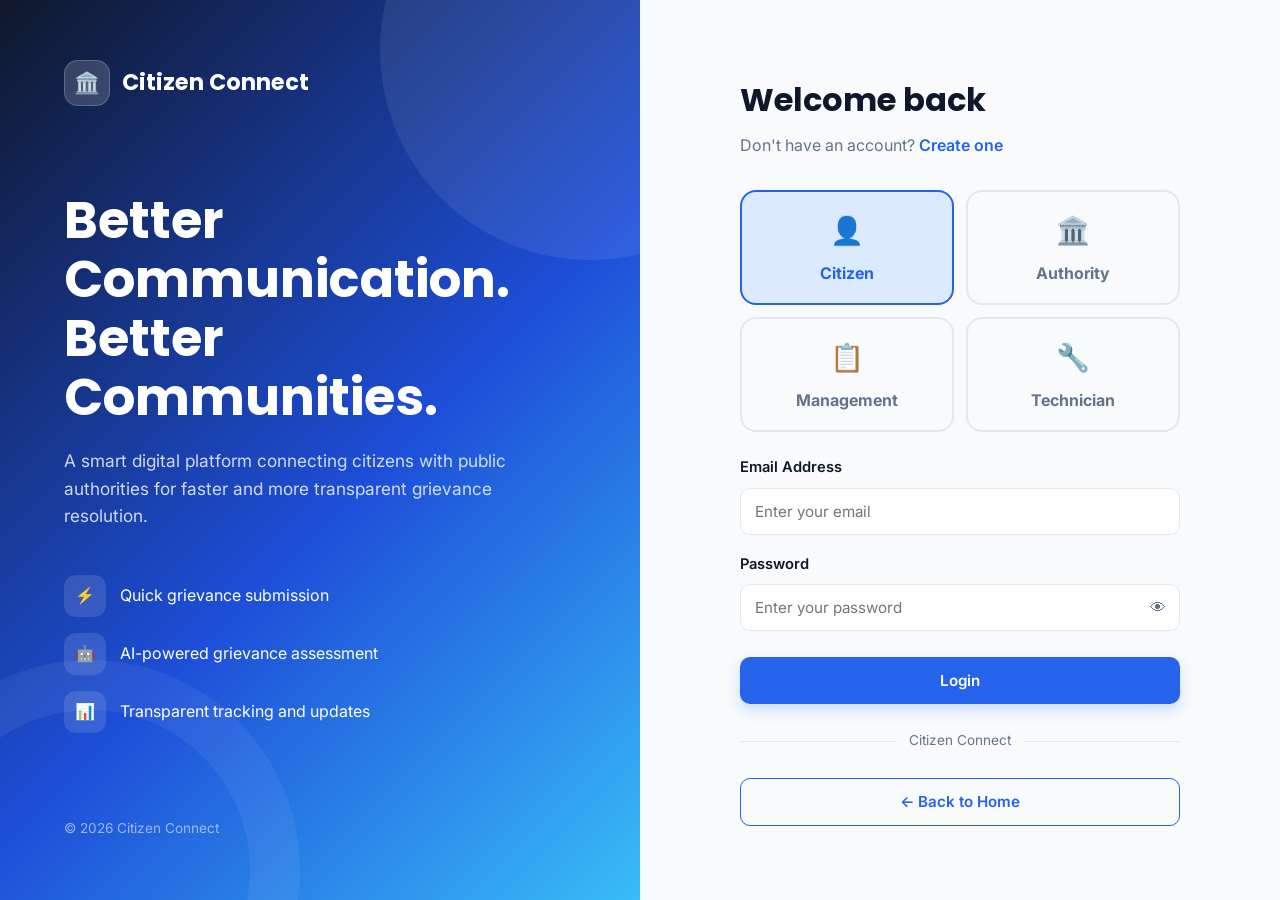
<file: Citizen-Connect/frontend/index.html>
<!DOCTYPE html>
<html lang="en">

<head>

    <meta charset="UTF-8">

    <meta
        name="viewport"
        content="width=device-width, initial-scale=1.0"
    >

    <title>Citizen Connect | Home</title>

    <link rel="stylesheet" href="css/style.css">

</head>


<body>


    <!-- =====================================
         NAVBAR
    ====================================== -->

    <nav class="navbar">

        <a href="index.html" class="logo">

            <div class="logo-icon">
                🏛️
            </div>

            <span>Citizen Connect</span>

        </a>


        <div class="nav-links">

            <a
                href="index.html"
                class="active"
            >
                Home
            </a>

            <a
                href="citizen-dashboard.html"
                id="dashboardNavLink"
            >
                My Dashboard
            </a>

            <a href="submit.html">
                Submit Grievance
            </a>

            <a href="track.html">
                Track Status
            </a>

        </div>


        <div class="nav-actions">

            <span
                id="userName"
                style="
                    font-weight: 600;
                    color: var(--text-secondary);
                "
            >
                Loading...
            </span>


            <button
                id="logoutButton"
                class="btn btn-outline"
            >
                Logout
            </button>

        </div>

    </nav>



    <!-- =====================================
         HERO SECTION
    ====================================== -->

    <section
        style="
            padding: 75px 0;
            background:
                linear-gradient(
                    135deg,
                    #eff6ff,
                    #f8fafc 55%,
                    #e0f2fe
                );
        "
    >

        <div class="container">

            <div
                class="grid grid-2"
                style="
                    align-items: center;
                    gap: 60px;
                "
            >


                <!-- HERO CONTENT -->

                <div>

                    <div
                        class="badge badge-progress"
                        style="
                            margin-bottom: 18px;
                        "
                    >
                        ✨ Smart Citizen Engagement Platform
                    </div>


                    <h1
                        style="
                            font-family: 'Poppins', sans-serif;
                            font-size: clamp(2.5rem, 5vw, 4.5rem);
                            line-height: 1.1;
                            margin-bottom: 22px;
                        "
                    >

                        Your Voice Can
                        <span
                            style="
                                color: var(--primary);
                            "
                        >
                            Make a Difference.
                        </span>

                    </h1>


                    <p
                        style="
                            color: var(--text-secondary);
                            font-size: 1.1rem;
                            max-width: 600px;
                            margin-bottom: 30px;
                        "
                    >

                        Report public issues, track their progress,
                        and stay connected with the authorities
                        responsible for improving your community.

                    </p>


                    <div
                        style="
                            display: flex;
                            gap: 14px;
                            flex-wrap: wrap;
                        "
                    >

                        <a
                            href="submit.html"
                            class="btn btn-primary"
                            style="
                                padding: 14px 24px;
                            "
                        >
                            📝 Submit Grievance
                        </a>


                        <a
                            href="track.html"
                            class="btn btn-outline"
                            style="
                                padding: 14px 24px;
                            "
                        >
                            🔍 Track Grievance
                        </a>

                    </div>

                </div>



                <!-- HERO CARD -->

                <div
                    class="card"
                    style="
                        padding: 32px;
                        position: relative;
                    "
                >

                    <div
                        style="
                            display: flex;
                            justify-content: space-between;
                            align-items: center;
                            margin-bottom: 25px;
                        "
                    >

                        <div>

                            <p
                                style="
                                    color: var(--text-secondary);
                                    font-size: 0.9rem;
                                "
                            >
                                Citizen Connect

                            </p>

                            <h2
                                style="
                                    font-family: 'Poppins', sans-serif;
                                "
                            >
                                Quick Overview

                            </h2>

                        </div>


                        <div
                            class="logo-icon"
                        >
                            📊
                        </div>

                    </div>


                    <div
                        class="grid grid-2"
                    >


                        <div
                            style="
                                padding: 18px;
                                background: #eff6ff;
                                border-radius: 14px;
                            "
                        >

                            <div
                                style="
                                    font-size: 1.7rem;
                                "
                            >
                                📝
                            </div>

                            <h3
                                style="
                                    margin-top: 8px;
                                "
                            >
                                Easy Reporting
                            </h3>

                            <p
                                style="
                                    color: var(--text-secondary);
                                    font-size: 0.88rem;
                                "
                            >
                                Submit issues in minutes.

                            </p>

                        </div>


                        <div
                            style="
                                padding: 18px;
                                background: #f0fdf4;
                                border-radius: 14px;
                            "
                        >

                            <div
                                style="
                                    font-size: 1.7rem;
                                "
                            >
                                🤖
                            </div>

                            <h3
                                style="
                                    margin-top: 8px;
                                "
                            >
                                AI Assessment
                            </h3>

                            <p
                                style="
                                    color: var(--text-secondary);
                                    font-size: 0.88rem;
                                "
                            >
                                Smart categorization.

                            </p>

                        </div>


                        <div
                            style="
                                padding: 18px;
                                background: #fff7ed;
                                border-radius: 14px;
                            "
                        >

                            <div
                                style="
                                    font-size: 1.7rem;
                                "
                            >
                                🔍
                            </div>

                            <h3
                                style="
                                    margin-top: 8px;
                                "
                            >
                                Track Progress
                            </h3>

                            <p
                                style="
                                    color: var(--text-secondary);
                                    font-size: 0.88rem;
                                "
                            >
                                Stay updated.

                            </p>

                        </div>


                        <div
                            style="
                                padding: 18px;
                                background: #faf5ff;
                                border-radius: 14px;
                            "
                        >

                            <div
                                style="
                                    font-size: 1.7rem;
                                "
                            >
                                🏛️
                            </div>

                            <h3
                                style="
                                    margin-top: 8px;
                                "
                            >
                                Authorities
                            </h3>

                            <p
                                style="
                                    color: var(--text-secondary);
                                    font-size: 0.88rem;
                                "
                            >
                                Connected directly.

                            </p>

                        </div>

                    </div>

                </div>

            </div>

        </div>

    </section>



    <!-- =====================================
         QUICK ACTIONS
    ====================================== -->

    <section
        style="
            padding: 80px 0;
        "
    >

        <div class="container">


            <div
                style="
                    text-align: center;
                    max-width: 650px;
                    margin: 0 auto 45px;
                "
            >

                <span
                    class="badge badge-progress"
                >
                    QUICK ACTIONS
                </span>


                <h2
                    style="
                        font-family: 'Poppins', sans-serif;
                        font-size: 2.2rem;
                        margin: 15px 0;
                    "
                >
                    What would you like to do?
                </h2>


                <p
                    style="
                        color: var(--text-secondary);
                    "
                >
                    Access the main features of Citizen Connect.

                </p>

            </div>



            <div class="grid grid-3">


                <!-- SUBMIT -->

                <a
                    href="submit.html"
                    class="card"
                    style="
                        text-decoration: none;
                        color: inherit;
                        text-align: center;
                        padding: 35px 25px;
                    "
                >

                    <div
                        style="
                            font-size: 2.7rem;
                            margin-bottom: 16px;
                        "
                    >
                        📝
                    </div>


                    <h3
                        style="
                            font-family: 'Poppins', sans-serif;
                            margin-bottom: 10px;
                        "
                    >
                        Submit Grievance
                    </h3>


                    <p
                        style="
                            color: var(--text-secondary);
                        "
                    >
                        Report a public issue or problem
                        in your area.

                    </p>

                </a>



                <!-- TRACK -->

                <a
                    href="track.html"
                    class="card"
                    style="
                        text-decoration: none;
                        color: inherit;
                        text-align: center;
                        padding: 35px 25px;
                    "
                >

                    <div
                        style="
                            font-size: 2.7rem;
                            margin-bottom: 16px;
                        "
                    >
                        🔍
                    </div>


                    <h3
                        style="
                            font-family: 'Poppins', sans-serif;
                            margin-bottom: 10px;
                        "
                    >
                        Track Status
                    </h3>


                    <p
                        style="
                            color: var(--text-secondary);
                        "
                    >
                        Check the progress of your
                        submitted grievances.

                    </p>

                </a>



                <!-- HOW IT WORKS -->

                <a
                    href="#how-it-works"
                    class="card"
                    style="
                        text-decoration: none;
                        color: inherit;
                        text-align: center;
                        padding: 35px 25px;
                    "
                >

                    <div
                        style="
                            font-size: 2.7rem;
                            margin-bottom: 16px;
                        "
                    >
                        💡
                    </div>


                    <h3
                        style="
                            font-family: 'Poppins', sans-serif;
                            margin-bottom: 10px;
                        "
                    >
                        How It Works
                    </h3>


                    <p
                        style="
                            color: var(--text-secondary);
                        "
                    >
                        Learn how Citizen Connect
                        handles your grievance.

                    </p>

                </a>

            </div>

        </div>

    </section>



    <!-- =====================================
         HOW IT WORKS
    ====================================== -->

    <section
        id="how-it-works"
        style="
            padding: 80px 0;
            background: white;
            border-top: 1px solid var(--border);
        "
    >

        <div class="container">


            <div
                style="
                    text-align: center;
                    margin-bottom: 55px;
                "
            >

                <span class="badge badge-progress">
                    SIMPLE PROCESS
                </span>


                <h2
                    style="
                        font-family: 'Poppins', sans-serif;
                        font-size: 2.2rem;
                        margin-top: 15px;
                    "
                >
                    From Problem to Resolution
                </h2>

            </div>



            <div class="grid grid-4">


                <div
                    style="
                        text-align: center;
                        padding: 20px;
                    "
                >

                    <div
                        style="
                            width: 60px;
                            height: 60px;
                            margin: 0 auto 18px;
                            border-radius: 50%;
                            background: var(--primary-light);
                            display: grid;
                            place-items: center;
                            font-size: 1.4rem;
                            font-weight: bold;
                            color: var(--primary);
                        "
                    >
                        1
                    </div>

                    <h3>
                        Submit
                    </h3>

                    <p
                        style="
                            color: var(--text-secondary);
                            font-size: 0.9rem;
                            margin-top: 8px;
                        "
                    >
                        Describe the issue.

                    </p>

                </div>


                <div
                    style="
                        text-align: center;
                        padding: 20px;
                    "
                >

                    <div
                        style="
                            width: 60px;
                            height: 60px;
                            margin: 0 auto 18px;
                            border-radius: 50%;
                            background: var(--primary-light);
                            display: grid;
                            place-items: center;
                            font-size: 1.4rem;
                            font-weight: bold;
                            color: var(--primary);
                        "
                    >
                        2
                    </div>

                    <h3>
                        AI Analysis
                    </h3>

                    <p
                        style="
                            color: var(--text-secondary);
                            font-size: 0.9rem;
                            margin-top: 8px;
                        "
                    >
                        Smart categorization.

                    </p>

                </div>


                <div
                    style="
                        text-align: center;
                        padding: 20px;
                    "
                >

                    <div
                        style="
                            width: 60px;
                            height: 60px;
                            margin: 0 auto 18px;
                            border-radius: 50%;
                            background: var(--primary-light);
                            display: grid;
                            place-items: center;
                            font-size: 1.4rem;
                            font-weight: bold;
                            color: var(--primary);
                        "
                    >
                        3
                    </div>

                    <h3>
                        Authority Review
                    </h3>

                    <p
                        style="
                            color: var(--text-secondary);
                            font-size: 0.9rem;
                            margin-top: 8px;
                        "
                    >
                        Sent to the department.

                    </p>

                </div>


                <div
                    style="
                        text-align: center;
                        padding: 20px;
                    "
                >

                    <div
                        style="
                            width: 60px;
                            height: 60px;
                            margin: 0 auto 18px;
                            border-radius: 50%;
                            background: var(--primary-light);
                            display: grid;
                            place-items: center;
                            font-size: 1.4rem;
                            font-weight: bold;
                            color: var(--primary);
                        "
                    >
                        4
                    </div>

                    <h3>
                        Resolution
                    </h3>

                    <p
                        style="
                            color: var(--text-secondary);
                            font-size: 0.9rem;
                            margin-top: 8px;
                        "
                    >
                        Track updates and progress.

                    </p>

                </div>

            </div>

        </div>

    </section>



    <!-- =====================================
         CTA SECTION
    ====================================== -->

    <section
        style="
            padding: 80px 0;
        "
    >

        <div class="container">

            <div
                style="
                    background:
                        linear-gradient(
                            135deg,
                            var(--secondary),
                            #1e3a8a
                        );

                    color: white;

                    padding: 55px;

                    border-radius: var(--radius-lg);

                    text-align: center;
                "
            >

                <h2
                    style="
                        font-family: 'Poppins', sans-serif;
                        font-size: 2.4rem;
                        margin-bottom: 15px;
                    "
                >
                    Have an Issue to Report?
                </h2>


                <p
                    style="
                        color: #cbd5e1;
                        margin-bottom: 25px;
                    "
                >
                    Your feedback helps create a better community.

                </p>


                <a
                    href="submit.html"
                    class="btn"
                    style="
                        background: white;
                        color: var(--secondary);
                        padding: 14px 25px;
                    "
                >
                    Submit a Grievance →
                </a>

            </div>

        </div>

    </section>



    <!-- =====================================
         FOOTER
    ====================================== -->

    <footer class="footer">

        <div class="footer-content">

            <div>

                <h3>
                    🏛️ Citizen Connect
                </h3>

                <p>
                    Connecting citizens and authorities
                    for better, faster and more transparent
                    public grievance resolution.
                </p>

            </div>


            <div>

                <h3>
                    Quick Links
                </h3>

                <p>
                    Home · Submit · Track
                </p>

            </div>

        </div>


        <div class="footer-bottom">

            © 2026 Citizen Connect.
            All rights reserved.

        </div>

    </footer>


    <!-- =====================================
         JAVASCRIPT
    ====================================== -->

    <script src="js/home.js"></script>


</body>

</html>
</file>
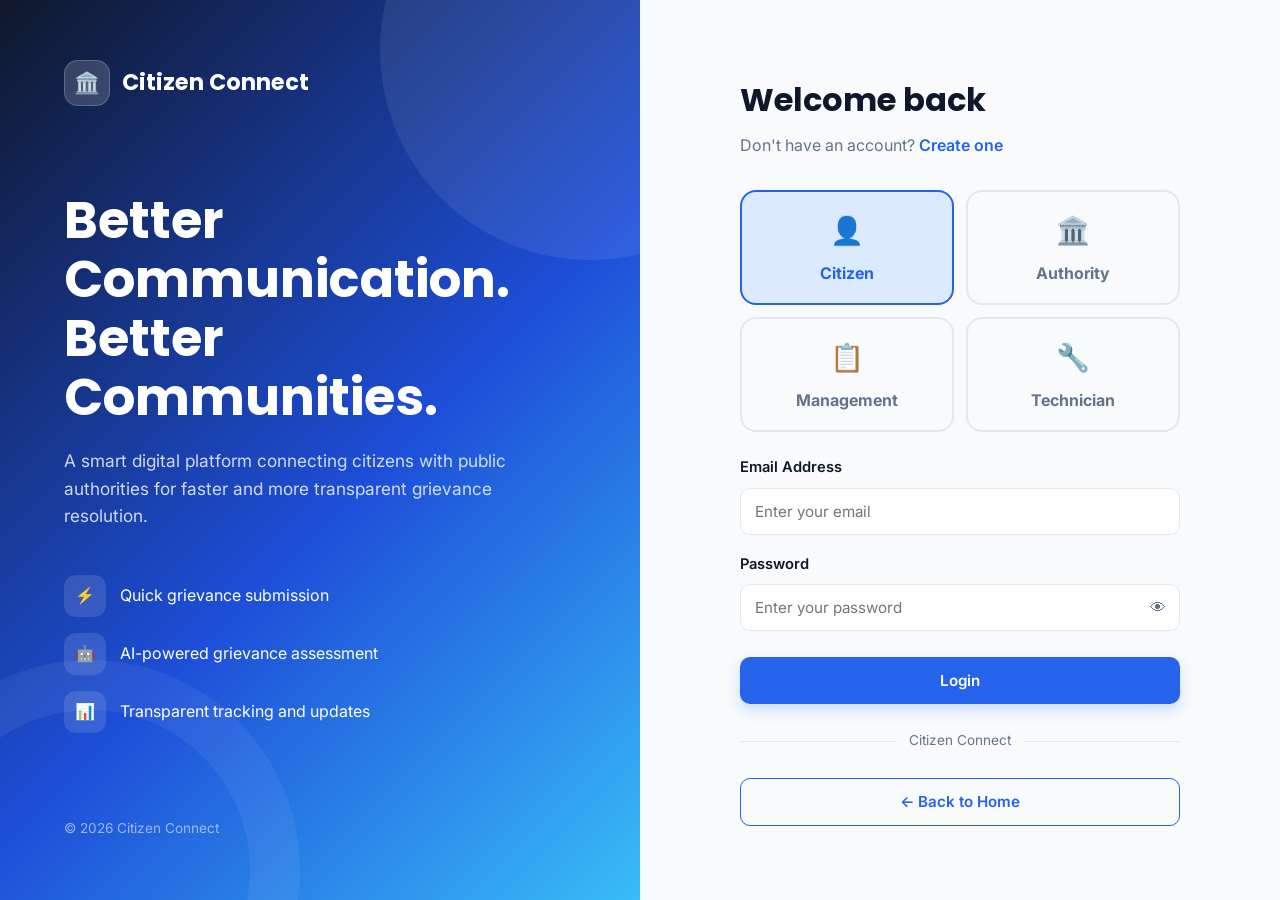
<file: Citizen-Connect/frontend/citizen-dashboard.html>
<!DOCTYPE html>
<html lang="en">

<head>

    <meta charset="UTF-8">

    <meta
        name="viewport"
        content="width=device-width, initial-scale=1.0"
    >

    <title>My Grievances | Citizen Connect</title>

    <link
        rel="stylesheet"
        href="css/style.css"
    >

</head>


<body>


<!-- ==========================================
     NAVBAR
========================================== -->

<nav class="navbar">

    <a
        href="citizen-dashboard.html"
        class="logo"
    >

        <div class="logo-icon">
            🏛️
        </div>

        <span>
            Citizen Connect
        </span>

    </a>


    <div class="nav-links">

        <a
            href="citizen-dashboard.html"
            class="active"
        >

            My Dashboard

        </a>


        <a href="submit.html">

            Submit Grievance

        </a>

    </div>


    <div class="nav-actions">

        <span
            id="userName"
            style="
                font-weight: 600;
                color: var(--text-secondary);
            "
        >

            Loading...

        </span>


        <button
            id="logoutButton"
            class="btn btn-outline"
        >

            Logout

        </button>

    </div>

</nav>



<!-- ==========================================
     HERO
========================================== -->

<section
    style="
        padding: 55px 0;
        background: linear-gradient(
            135deg,
            #eff6ff,
            #f8fafc,
            #ecfdf5
        );
    "
>

    <div class="container">


        <span class="badge badge-progress">

            👤 CITIZEN PORTAL

        </span>


        <h1
            style="
                font-family: 'Poppins', sans-serif;
                margin-top: 18px;
                font-size: clamp(2rem, 5vw, 3.3rem);
            "
        >

            My Grievances

        </h1>


        <p
            style="
                color: var(--text-secondary);
                margin-top: 12px;
                max-width: 700px;
            "
        >

            Track the status and progress of your submitted grievances.

        </p>


        <div
            style="
                margin-top: 25px;
            "
        >

            <a
                href="submit.html"
                class="btn btn-primary"
            >

                ➕ Submit New Grievance

            </a>

        </div>


    </div>

</section>



<!-- ==========================================
     MAIN CONTENT
========================================== -->

<section style="padding: 50px 0;">

    <div class="container">


        <!-- MESSAGE -->

        <div
            id="citizenMessage"
            style="
                display: none;
                padding: 15px;
                border-radius: 10px;
                margin-bottom: 25px;
            "
        ></div>



        <!-- ======================================
             STATISTICS
        ======================================= -->

        <div
            class="grid grid-4"
            style="margin-bottom: 35px;"
        >


            <!-- TOTAL -->

            <div
                class="card"
                style="padding: 25px;"
            >

                <p style="color: var(--text-secondary);">

                    Total Submitted

                </p>


                <h2
                    id="totalCount"
                    style="
                        margin-top: 10px;
                        font-size: 2rem;
                    "
                >

                    0

                </h2>

            </div>



            <!-- PENDING -->

            <div
                class="card"
                style="padding: 25px;"
            >

                <p style="color: var(--text-secondary);">

                    Pending

                </p>


                <h2
                    id="pendingCount"
                    style="
                        margin-top: 10px;
                        font-size: 2rem;
                    "
                >

                    0

                </h2>

            </div>



            <!-- IN PROGRESS -->

            <div
                class="card"
                style="padding: 25px;"
            >

                <p style="color: var(--text-secondary);">

                    In Progress

                </p>


                <h2
                    id="progressCount"
                    style="
                        margin-top: 10px;
                        font-size: 2rem;
                    "
                >

                    0

                </h2>

            </div>



            <!-- RESOLVED -->

            <div
                class="card"
                style="padding: 25px;"
            >

                <p style="color: var(--text-secondary);">

                    Resolved

                </p>


                <h2
                    id="resolvedCount"
                    style="
                        margin-top: 10px;
                        font-size: 2rem;
                    "
                >

                    0

                </h2>

            </div>


        </div>



        <!-- ======================================
             SEARCH & FILTERS
        ======================================= -->

        <div
            class="card"
            style="
                padding: 25px;
                margin-bottom: 30px;
            "
        >


            <div
                style="
                    display: flex;
                    justify-content: space-between;
                    align-items: center;
                    gap: 20px;
                    flex-wrap: wrap;
                    margin-bottom: 20px;
                "
            >


                <div>

                    <h2
                        style="
                            font-family: 'Poppins', sans-serif;
                        "
                    >

                        🔍 Track My Grievances

                    </h2>


                    <p
                        style="
                            color: var(--text-secondary);
                            margin-top: 5px;
                        "
                    >

                        Search and filter your submitted grievances.

                    </p>

                </div>


                <button
                    id="refreshButton"
                    class="btn btn-outline"
                >

                    🔄 Refresh

                </button>


            </div>



            <div class="grid grid-3">


                <!-- SEARCH -->

                <div>

                    <label for="searchInput">

                        Search

                    </label>


                    <input
                        type="text"
                        id="searchInput"
                        class="form-control"
                        placeholder="Search ID or subject..."
                    >

                </div>



                <!-- STATUS -->

                <div>

                    <label for="statusFilter">

                        Status

                    </label>


                    <select
                        id="statusFilter"
                        class="form-control"
                    >

                        <option value="">

                            All Statuses

                        </option>

                        <option value="Pending">

                            Pending

                        </option>

                        <option value="Assigned">

                            Assigned

                        </option>

                        <option value="In Progress">

                            In Progress

                        </option>

                        <option value="Resolved">

                            Resolved

                        </option>

                        <option value="Rejected">

                            Rejected

                        </option>

                    </select>

                </div>



                <!-- CLEAR -->

                <div
                    style="
                        display: flex;
                        align-items: end;
                    "
                >

                    <button
                        id="clearFiltersButton"
                        class="btn btn-outline"
                        style="width: 100%;"
                    >

                        ✖ Clear Filters

                    </button>

                </div>


            </div>


        </div>



        <!-- ======================================
             LOADING
        ======================================= -->

        <div
            id="loadingGrievances"
            class="card"
            style="
                padding: 40px;
                text-align: center;
                color: var(--text-secondary);
            "
        >

            ⏳ Loading your grievances...

        </div>



        <!-- ======================================
             GRIEVANCE TABLE
        ======================================= -->

        <div
            id="tableContainer"
            class="card"
            style="
                overflow-x: auto;
                display: none;
            "
        >

            <table
                style="
                    width: 100%;
                    border-collapse: collapse;
                "
            >

                <thead>

                    <tr
                        style="
                            background: #f8fafc;
                            border-bottom: 1px solid #e2e8f0;
                        "
                    >

                        <th style="padding: 18px; text-align: left;">
                            ID
                        </th>

                        <th style="padding: 18px; text-align: left;">
                            Subject
                        </th>

                        <th style="padding: 18px; text-align: left;">
                            Category
                        </th>

                        <th style="padding: 18px; text-align: left;">
                            Priority
                        </th>

                        <th style="padding: 18px; text-align: left;">
                            Status
                        </th>

                        <th style="padding: 18px; text-align: left;">
                            Action
                        </th>

                    </tr>

                </thead>


                <tbody id="grievanceTableBody">

                </tbody>

            </table>

        </div>


    </div>

</section>



<!-- ==========================================
     FOOTER
========================================== -->

<footer class="footer">

    <div class="footer-bottom">

        © 2026 Citizen Connect — Citizen Portal

    </div>

</footer>



<!-- ==========================================
     JAVASCRIPT
========================================== -->

<script src="js/config.js"></script>
<script src="js/citizen-dashboard.js"></script>


</body>

</html>
</file>
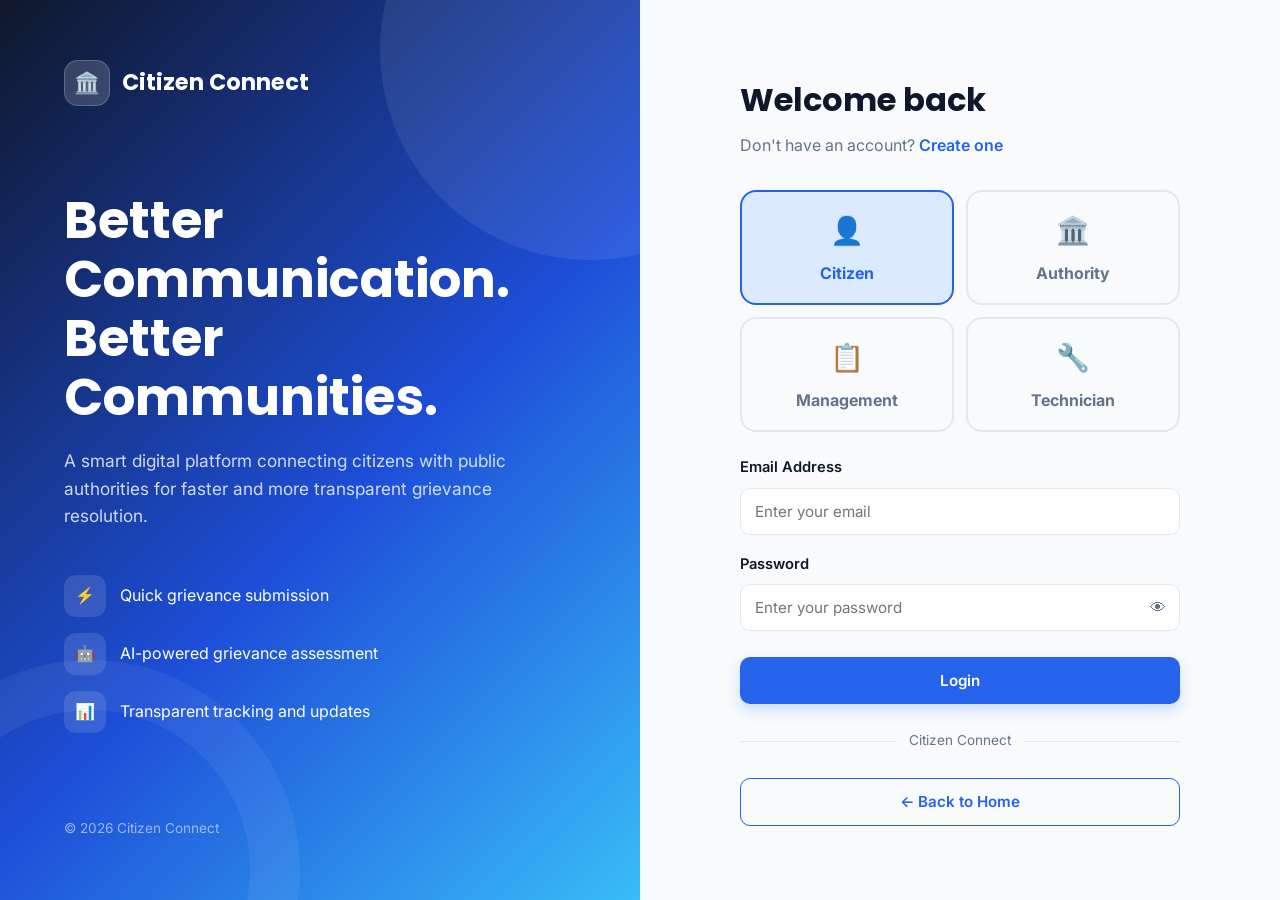
<file: Citizen-Connect/frontend/citizen-details.html>
<!DOCTYPE html>
<html lang="en">

<head>

    <meta charset="UTF-8">

    <meta
        name="viewport"
        content="width=device-width, initial-scale=1.0"
    >

    <title>Grievance Details | Citizen Connect</title>

    <link
        rel="stylesheet"
        href="css/style.css"
    >

</head>


<body>


<!-- ==========================================
     NAVBAR
========================================== -->

<nav class="navbar">

    <a
        href="citizen-dashboard.html"
        class="logo"
    >

        <div class="logo-icon">
            🏛️
        </div>

        <span>
            Citizen Connect
        </span>

    </a>


    <div class="nav-links">

        <a href="citizen-dashboard.html">

            My Dashboard

        </a>


        <a href="submit.html">

            Submit Grievance

        </a>

    </div>


    <div class="nav-actions">

        <span
            id="userName"
            style="
                font-weight: 600;
                color: var(--text-secondary);
            "
        >

            Loading...

        </span>


        <button
            id="logoutButton"
            class="btn btn-outline"
        >

            Logout

        </button>

    </div>

</nav>



<!-- ==========================================
     HERO
========================================== -->

<section
    style="
        padding: 45px 0;
        background: linear-gradient(
            135deg,
            #eff6ff,
            #f8fafc,
            #ecfdf5
        );
    "
>

    <div class="container">


        <a
            href="citizen-dashboard.html"
            class="btn btn-outline"
        >

            ← Back to Dashboard

        </a>


        <div style="margin-top: 25px;">

            <span
                id="statusBadgeContainer"
                class="badge badge-progress"
            >

                Loading...

            </span>


            <h1
                id="grievanceTitle"
                style="
                    font-family: 'Poppins', sans-serif;
                    margin-top: 18px;
                    font-size: clamp(2rem, 5vw, 3.2rem);
                "
            >

                Loading Grievance...

            </h1>


            <p
                id="grievanceSubtitle"
                style="
                    color: var(--text-secondary);
                    margin-top: 10px;
                "
            >

                Please wait while we load the grievance details.

            </p>

        </div>


    </div>

</section>



<!-- ==========================================
     MAIN CONTENT
========================================== -->

<section style="padding: 50px 0;">

    <div class="container">


        <!-- MESSAGE -->

        <div
            id="citizenDetailsMessage"
            style="
                display: none;
                padding: 15px;
                border-radius: 10px;
                margin-bottom: 25px;
            "
        ></div>



        <!-- ======================================
             LOADING
        ======================================= -->

        <div
            id="loadingDetails"
            class="card"
            style="
                padding: 40px;
                text-align: center;
                color: var(--text-secondary);
            "
        >

            ⏳ Loading grievance details...

        </div>



        <!-- ======================================
             DETAILS CONTENT
        ======================================= -->

        <div
            id="detailsContainer"
            style="display: none;"
        >


            <!-- ==================================
                 STATUS TRACKER
            =================================== -->

            <div
                class="card"
                style="
                    padding: 30px;
                    margin-bottom: 30px;
                "
            >

                <h2
                    style="
                        font-family: 'Poppins', sans-serif;
                        margin-bottom: 25px;
                    "
                >

                    📍 Grievance Progress

                </h2>


                <div
                    id="progressTracker"
                    style="
                        display: flex;
                        justify-content: space-between;
                        gap: 10px;
                        flex-wrap: wrap;
                    "
                >

                    <!-- Generated by JavaScript -->

                </div>

            </div>



            <!-- ==================================
                 MAIN INFORMATION GRID
            =================================== -->

            <div
                class="grid grid-2"
                style="
                    margin-bottom: 30px;
                "
            >


                <!-- ==================================
                     GRIEVANCE DETAILS
                =================================== -->

                <div
                    class="card"
                    style="padding: 30px;"
                >

                    <h2
                        style="
                            font-family: 'Poppins', sans-serif;
                            margin-bottom: 25px;
                        "
                    >

                        📋 Grievance Details

                    </h2>


                    <div id="grievanceDetails">

                        <!-- Generated by JavaScript -->

                    </div>

                </div>



                <!-- ==================================
                     AI ASSESSMENT
                =================================== -->

                <div
                    class="card"
                    style="padding: 30px;"
                >

                    <h2
                        style="
                            font-family: 'Poppins', sans-serif;
                            margin-bottom: 25px;
                        "
                    >

                        🧠 AI Assessment

                    </h2>


                    <div id="aiAssessment">

                        <!-- Generated by JavaScript -->

                    </div>

                </div>


            </div>



            <!-- ======================================
                 TECHNICIAN SECTION
            ======================================= -->

            <div
                class="card"
                style="
                    padding: 30px;
                    margin-bottom: 30px;
                "
            >

                <h2
                    style="
                        font-family: 'Poppins', sans-serif;
                        margin-bottom: 20px;
                    "
                >

                    🔧 Technician & Work Updates

                </h2>


                <div
                    id="technicianDetails"
                >

                    <!-- Generated by JavaScript -->

                </div>

            </div>



            <!-- ======================================
                 RESOLUTION SECTION
            ======================================= -->

            <div
                id="resolutionSection"
                class="card"
                style="
                    padding: 30px;
                    margin-bottom: 30px;
                "
            >

                <h2
                    style="
                        font-family: 'Poppins', sans-serif;
                        margin-bottom: 20px;
                    "
                >

                    ✅ Resolution

                </h2>


                <div
                    id="resolutionDetails"
                >

                    <!-- Generated by JavaScript -->

                </div>

            </div>



            <!-- ======================================
                 FEEDBACK SECTION
            ======================================= -->

            <div
                id="feedbackSection"
                class="card"
                style="
                    padding: 30px;
                    margin-bottom: 30px;
                    display: none;
                "
            >

                <h2
                    style="
                        font-family: 'Poppins', sans-serif;
                        margin-bottom: 10px;
                    "
                >

                    ⭐ Rate Your Experience

                </h2>


                <p
                    style="
                        color: var(--text-secondary);
                        margin-bottom: 25px;
                    "
                >

                    Your feedback helps us improve our public services.

                </p>



                <!-- RATING -->

                <div
                    class="form-group"
                    style="margin-bottom: 20px;"
                >

                    <label>

                        Rating

                    </label>


                    <div
                        id="ratingContainer"
                        style="
                            display: flex;
                            gap: 10px;
                            margin-top: 10px;
                        "
                    >

                        <button
                            type="button"
                            class="btn btn-outline rating-btn"
                            data-rating="1"
                        >

                            ⭐ 1

                        </button>


                        <button
                            type="button"
                            class="btn btn-outline rating-btn"
                            data-rating="2"
                        >

                            ⭐ 2

                        </button>


                        <button
                            type="button"
                            class="btn btn-outline rating-btn"
                            data-rating="3"
                        >

                            ⭐ 3

                        </button>


                        <button
                            type="button"
                            class="btn btn-outline rating-btn"
                            data-rating="4"
                        >

                            ⭐ 4

                        </button>


                        <button
                            type="button"
                            class="btn btn-outline rating-btn"
                            data-rating="5"
                        >

                            ⭐ 5

                        </button>

                    </div>

                </div>



                <!-- FEEDBACK -->

                <div
                    class="form-group"
                    style="margin-bottom: 25px;"
                >

                    <label for="feedbackInput">

                        Feedback

                    </label>


                    <textarea
                        id="feedbackInput"
                        class="form-control"
                        rows="5"
                        placeholder="Share your experience..."
                    ></textarea>

                </div>



                <button
                    id="submitFeedbackButton"
                    class="btn btn-primary"
                >

                    ⭐ Submit Feedback

                </button>


                <!-- EXISTING FEEDBACK -->

                <div
                    id="existingFeedback"
                    style="
                        display: none;
                        margin-top: 25px;
                        padding: 20px;
                        background: #f8fafc;
                        border-radius: 10px;
                    "
                >

                </div>


            </div>


        </div>


    </div>

</section>



<!-- ==========================================
     FOOTER
========================================== -->

<footer class="footer">

    <div class="footer-bottom">

        © 2026 Citizen Connect — Citizen Portal

    </div>

</footer>



<!-- ==========================================
     JAVASCRIPT
========================================== -->

<script src="js/config.js"></script>
<script src="js/citizen-details.js"></script>


</body>

</html>
</file>
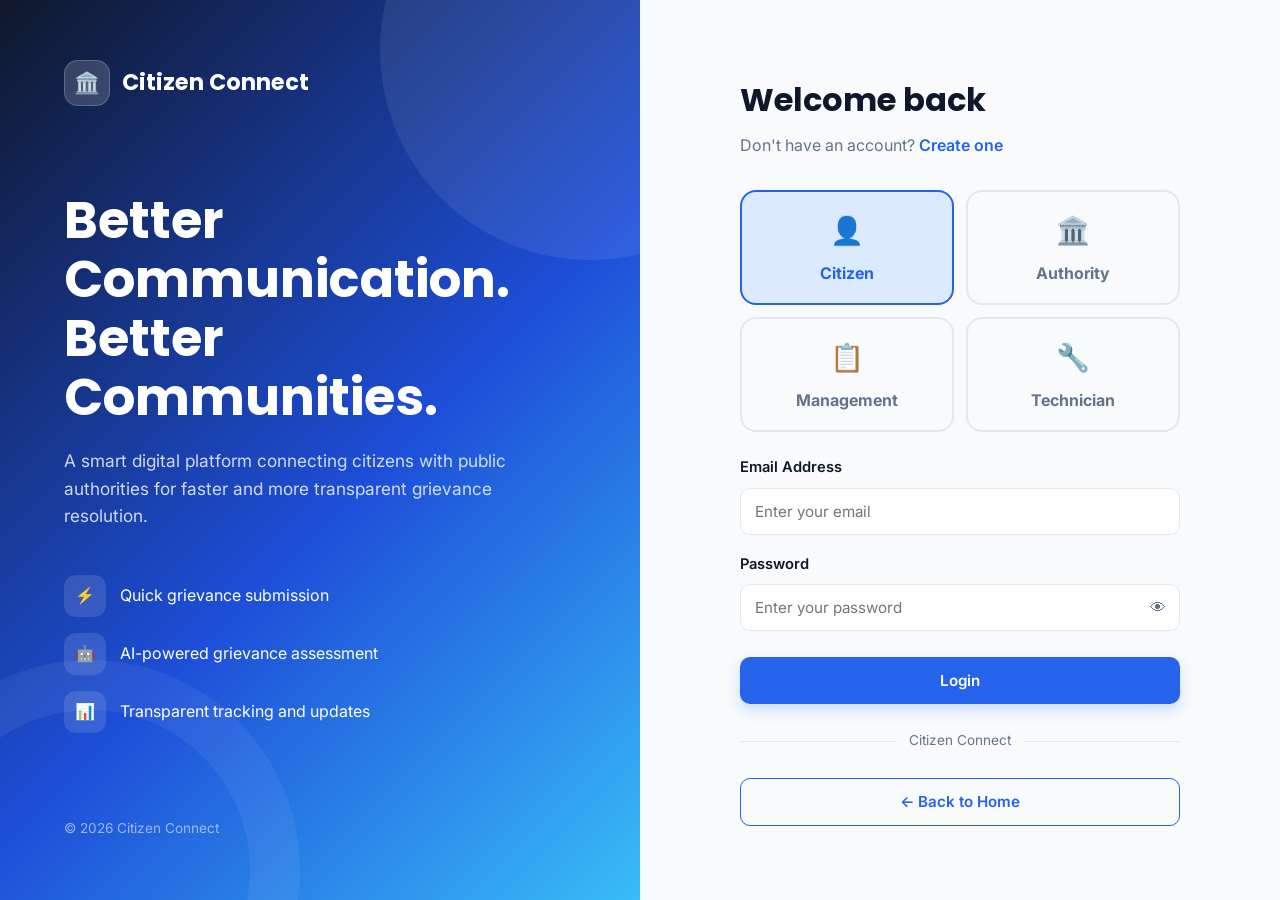
<file: Citizen-Connect/frontend/citizen.html>
<!DOCTYPE html>
<html lang="en">

<head>

    <meta charset="UTF-8">

    <meta
        name="viewport"
        content="width=device-width, initial-scale=1.0"
    >

    <title>Citizen Dashboard | Citizen Connect</title>

    <link
        rel="stylesheet"
        href="css/style.css"
    >

</head>


<body>


    <!-- =====================================
         NAVBAR
    ====================================== -->

    <nav class="navbar">

        <a
            href="citizen.html"
            class="nav-brand"
        >

            <span class="nav-logo">
                🏛️
            </span>

            <span>
                Citizen Connect
            </span>

        </a>


        <div class="nav-right">

            <span
                id="welcomeUser"
                class="welcome-user"
            >
                Welcome
            </span>


            <button
                id="logoutButton"
                class="btn btn-outline btn-small"
            >

                Logout

            </button>

        </div>

    </nav>



    <!-- =====================================
         MAIN CONTENT
    ====================================== -->

    <main class="dashboard-container">


        <!-- HEADER -->

        <section class="dashboard-header">

            <div>

                <span class="page-label">
                    CITIZEN PORTAL
                </span>

                <h1>
                    Welcome to Citizen Connect
                </h1>

                <p>
                    Submit public grievances, track their
                    progress, and stay updated about their
                    resolution.
                </p>

            </div>

        </section>



        <!-- =====================================
             ACTION CARDS
        ====================================== -->

        <section class="citizen-actions">


            <!-- SUBMIT -->

            <a
                href="submit-grievance.html"
                class="action-card"
            >

                <div class="action-icon">

                    📝

                </div>


                <h3>
                    Submit Grievance
                </h3>


                <p>
                    Report a problem in your area and let
                    the concerned authority know.
                </p>


                <span class="action-link">

                    Submit Now →

                </span>

            </a>



            <!-- TRACK -->

            <a
                href="track-grievances.html"
                class="action-card"
            >

                <div class="action-icon">

                    🔍

                </div>


                <h3>
                    Track Grievances
                </h3>


                <p>
                    Check the current status and updates
                    of your submitted grievances.
                </p>


                <span class="action-link">

                    View Grievances →

                </span>

            </a>



            <!-- INFORMATION -->

            <div class="action-card">

                <div class="action-icon">

                    🤖

                </div>


                <h3>
                    AI Smart Routing
                </h3>


                <p>
                    Your grievance is automatically analysed
                    and routed to the appropriate department.
                </p>


                <span class="action-link">

                    Smart & Fast

                </span>

            </div>


        </section>



        <!-- =====================================
             RECENT GRIEVANCES
        ====================================== -->

        <section class="recent-section">


            <div class="section-heading">

                <div>

                    <h2>
                        Recent Grievances
                    </h2>

                    <p>
                        Your latest submitted grievances.
                    </p>

                </div>


                <a
                    href="track-grievances.html"
                    class="btn btn-outline btn-small"
                >

                    View All

                </a>

            </div>



            <div
                id="recentGrievances"
                class="grievance-list"
            >

                <div class="loading-box">

                    Loading your grievances...

                </div>

            </div>


        </section>


    </main>



    <!-- =====================================
         FOOTER
    ====================================== -->

    <footer class="footer">

        <p>
            © 2026 Citizen Connect ·
            Smart Citizen Engagement Platform
        </p>

    </footer>



    <!-- JAVASCRIPT -->

    <script src="js/config.js"></script>
    <script src="js/api.js"></script>

    <script src="js/citizen.js"></script>


</body>

</html>
</file>
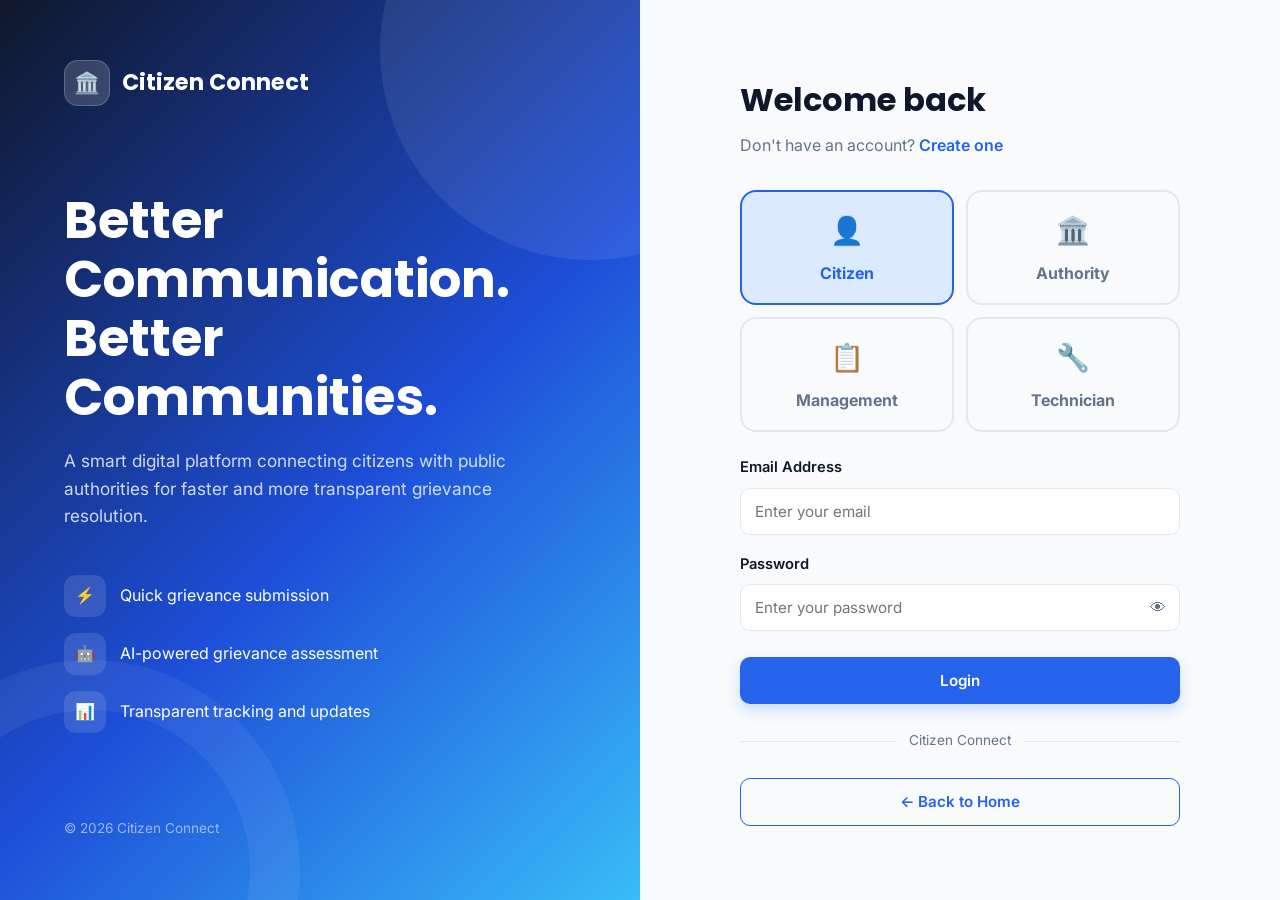
<file: Citizen-Connect/frontend/details.html>
<!DOCTYPE html>
<html lang="en">

<head>

    <meta charset="UTF-8">

    <meta
        name="viewport"
        content="width=device-width, initial-scale=1.0"
    >

    <title>Grievance Details | Citizen Connect</title>

    <link rel="stylesheet" href="css/style.css">

</head>


<body>


    <!-- ================================
         NAVBAR
    ================================= -->

    <nav class="navbar">

        <a href="admin.html" class="logo">

            <div class="logo-icon">🏛️</div>

            <span>Citizen Connect</span>

        </a>


        <div class="nav-links">

            <a href="admin.html">
                Dashboard
            </a>

            <a href="#" class="active">
                Grievance Details
            </a>

        </div>


        <div class="nav-actions">

            <span
                id="userName"
                style="
                    font-weight: 600;
                    color: var(--text-secondary);
                "
            >
                Loading...
            </span>


            <button
                id="logoutButton"
                class="btn btn-outline"
            >
                Logout
            </button>

        </div>

    </nav>



    <!-- ================================
         HEADER
    ================================= -->

    <section
        style="
            padding: 55px 0;
            background:
                linear-gradient(
                    135deg,
                    #eff6ff,
                    #f8fafc,
                    #e0f2fe
                );
        "
    >

        <div class="container">


            <a
                href="admin.html"
                class="btn btn-outline"
                style="margin-bottom: 28px;"
            >
                ← Back to Dashboard
            </a>


            <div
                style="
                    display: flex;
                    justify-content: space-between;
                    align-items: flex-end;
                    gap: 25px;
                    flex-wrap: wrap;
                "
            >

                <div>

                    <span class="badge badge-progress">
                        📋 GRIEVANCE MANAGEMENT
                    </span>


                    <h1
                        style="
                            font-family: 'Poppins', sans-serif;
                            margin-top: 18px;
                            font-size:
                                clamp(2rem, 5vw, 3.2rem);
                        "
                    >
                        Grievance Details
                    </h1>


                    <p
                        style="
                            color: var(--text-secondary);
                            margin-top: 10px;
                        "
                    >
                        Review the complaint, AI assessment,
                        and current progress.
                    </p>

                </div>


                <div
                    id="statusBadge"
                    class="badge badge-progress"
                    style="
                        padding: 12px 20px;
                        font-size: 0.95rem;
                    "
                >
                    Loading...
                </div>


            </div>

        </div>

    </section>



    <!-- ================================
         MAIN CONTENT
    ================================= -->

    <section style="padding: 50px 0;">

        <div class="container">


            <!-- MESSAGE -->

            <div
                id="detailsMessage"
                style="
                    display: none;
                    padding: 15px 18px;
                    border-radius: 12px;
                    margin-bottom: 25px;
                "
            ></div>



            <!-- LOADING -->

            <div
                id="loadingDetails"
                class="card"
                style="
                    padding: 50px;
                    text-align: center;
                    color: var(--text-secondary);
                "
            >

                <div style="font-size: 2rem; margin-bottom: 12px;">
                    ⏳
                </div>

                Loading grievance details...

            </div>



            <!-- DETAILS CONTENT -->

            <div
                id="detailsContent"
                style="display: none;"
            >


                <!-- ================================
                     GRIEVANCE OVERVIEW
                ================================= -->

                <div
                    class="card"
                    style="
                        padding: 35px;
                        margin-bottom: 25px;
                    "
                >


                    <div
                        style="
                            display: flex;
                            justify-content: space-between;
                            align-items: flex-start;
                            gap: 20px;
                            flex-wrap: wrap;
                            margin-bottom: 28px;
                        "
                    >


                        <div>

                            <p
                                style="
                                    color: var(--text-secondary);
                                    font-size: 0.8rem;
                                    font-weight: 700;
                                    letter-spacing: 1px;
                                "
                            >
                                GRIEVANCE REFERENCE
                            </p>


                            <h2
                                id="grievanceId"
                                style="
                                    margin-top: 7px;
                                    font-family: 'Poppins', sans-serif;
                                "
                            >
                                #
                            </h2>

                        </div>


                        <div
                            id="priorityBadge"
                            style="
                                padding: 10px 16px;
                                border-radius: 999px;
                                font-weight: 600;
                                background: #f1f5f9;
                            "
                        >
                            Priority: -
                        </div>


                    </div>


                    <div
                        style="
                            border-top: 1px solid #e2e8f0;
                            padding-top: 25px;
                        "
                    >


                        <h2
                            id="grievanceSubject"
                            style="
                                font-family: 'Poppins', sans-serif;
                                margin-bottom: 15px;
                                font-size: 1.7rem;
                            "
                        >
                            Subject
                        </h2>


                        <p
                            id="grievanceDescription"
                            style="
                                color: var(--text-secondary);
                                line-height: 1.8;
                                white-space: pre-line;
                            "
                        >
                            Description
                        </p>


                    </div>


                </div>



                <!-- ================================
                     INFORMATION GRID
                ================================= -->

                <div
                    class="grid grid-2"
                    style="margin-bottom: 25px;"
                >


                    <!-- CITIZEN INFORMATION -->

                    <div
                        class="card"
                        style="padding: 30px;"
                    >

                        <div
                            style="
                                display: flex;
                                align-items: center;
                                gap: 12px;
                                margin-bottom: 25px;
                            "
                        >

                            <div
                                style="
                                    font-size: 1.8rem;
                                "
                            >
                                👤
                            </div>


                            <div>

                                <h2
                                    style="
                                        font-family:
                                            'Poppins', sans-serif;
                                    "
                                >
                                    Citizen Information
                                </h2>


                                <p
                                    style="
                                        color:
                                            var(--text-secondary);
                                        margin-top: 4px;
                                        font-size: 0.9rem;
                                    "
                                >
                                    Contact details of the citizen
                                </p>

                            </div>

                        </div>


                        <div
                            style="
                                display: grid;
                                gap: 20px;
                            "
                        >


                            <div>

                                <p style="color: var(--text-secondary);">
                                    Full Name
                                </p>

                                <h3
                                    id="citizenName"
                                    style="margin-top: 5px;"
                                >
                                    -
                                </h3>

                            </div>


                            <div>

                                <p style="color: var(--text-secondary);">
                                    Email Address
                                </p>

                                <h3
                                    id="citizenEmail"
                                    style="
                                        margin-top: 5px;
                                        word-break: break-word;
                                    "
                                >
                                    -
                                </h3>

                            </div>


                            <div>

                                <p style="color: var(--text-secondary);">
                                    Phone Number
                                </p>

                                <h3
                                    id="citizenPhone"
                                    style="margin-top: 5px;"
                                >
                                    -
                                </h3>

                            </div>


                            <div>

                                <p style="color: var(--text-secondary);">
                                    📍 Location
                                </p>

                                <h3
                                    id="grievanceLocation"
                                    style="margin-top: 5px;"
                                >
                                    -
                                </h3>

                            </div>


                        </div>

                    </div>



                    <!-- AI SUMMARY CARD -->

                    <div
                        class="card"
                        style="
                            padding: 30px;
                            background:
                                linear-gradient(
                                    135deg,
                                    #eff6ff,
                                    #f8fafc
                                );
                            border: 1px solid #bfdbfe;
                        "
                    >


                        <div
                            style="
                                display: flex;
                                align-items: center;
                                gap: 12px;
                                margin-bottom: 25px;
                            "
                        >

                            <div style="font-size: 1.8rem;">
                                🤖
                            </div>


                            <div>

                                <span class="badge badge-progress">
                                    AI INTELLIGENCE
                                </span>


                                <h2
                                    style="
                                        font-family:
                                            'Poppins', sans-serif;
                                        margin-top: 10px;
                                    "
                                >
                                    AI Grievance Analysis
                                </h2>

                            </div>

                        </div>


                        <p
                            style="
                                color: var(--text-secondary);
                                line-height: 1.7;
                            "
                        >
                            The system automatically analyzes the
                            grievance to identify its category,
                            responsible department, and urgency level.
                        </p>


                        <div
                            style="
                                margin-top: 25px;
                                padding: 20px;
                                background: white;
                                border-radius: 14px;
                                border: 1px solid #dbeafe;
                            "
                        >

                            <p
                                style="
                                    color: var(--text-secondary);
                                    font-size: 0.85rem;
                                    font-weight: 600;
                                    margin-bottom: 8px;
                                "
                            >
                                🧠 AI ASSESSMENT
                            </p>


                            <p
                                id="aiAssessment"
                                style="
                                    line-height: 1.8;
                                "
                            >
                                -
                            </p>

                        </div>


                    </div>


                </div>



                <!-- ================================
                     AI INTELLIGENCE PANEL
                ================================= -->

                <div
                    class="card"
                    style="
                        padding: 32px;
                        margin-bottom: 25px;
                        border: 1px solid #c7d2fe;
                    "
                >


                    <div
                        style="
                            display: flex;
                            justify-content: space-between;
                            align-items: flex-start;
                            gap: 20px;
                            flex-wrap: wrap;
                            margin-bottom: 28px;
                        "
                    >


                        <div>

                            <span class="badge badge-progress">
                                ✨ AI-POWERED ANALYSIS
                            </span>


                            <h2
                                style="
                                    font-family:
                                        'Poppins', sans-serif;
                                    margin-top: 12px;
                                "
                            >
                                Grievance Intelligence
                            </h2>


                            <p
                                style="
                                    color:
                                        var(--text-secondary);
                                    margin-top: 7px;
                                "
                            >
                                Automated classification and routing
                                recommendations generated by the system.
                            </p>

                        </div>


                        <div
                            style="
                                font-size: 2.2rem;
                            "
                        >
                            🧠
                        </div>


                    </div>



                    <div class="grid grid-3">


                        <!-- CATEGORY -->

                        <div
                            style="
                                padding: 22px;
                                border-radius: 14px;
                                background: #f8fafc;
                                border: 1px solid #e2e8f0;
                            "
                        >

                            <div style="font-size: 1.5rem;">
                                🏷️
                            </div>


                            <p
                                style="
                                    color: var(--text-secondary);
                                    margin-top: 12px;
                                    font-size: 0.85rem;
                                "
                            >
                                DETECTED CATEGORY
                            </p>


                            <h3
                                id="grievanceCategory"
                                style="margin-top: 8px;"
                            >
                                -
                            </h3>

                        </div>



                        <!-- DEPARTMENT -->

                        <div
                            style="
                                padding: 22px;
                                border-radius: 14px;
                                background: #f8fafc;
                                border: 1px solid #e2e8f0;
                            "
                        >

                            <div style="font-size: 1.5rem;">
                                🏢
                            </div>


                            <p
                                style="
                                    color: var(--text-secondary);
                                    margin-top: 12px;
                                    font-size: 0.85rem;
                                "
                            >
                                RECOMMENDED DEPARTMENT
                            </p>


                            <h3
                                id="grievanceDepartment"
                                style="margin-top: 8px;"
                            >
                                -
                            </h3>

                        </div>



                        <!-- PRIORITY -->

                        <div
                            style="
                                padding: 22px;
                                border-radius: 14px;
                                background: #f8fafc;
                                border: 1px solid #e2e8f0;
                            "
                        >

                            <div style="font-size: 1.5rem;">
                                ⚡
                            </div>


                            <p
                                style="
                                    color: var(--text-secondary);
                                    margin-top: 12px;
                                    font-size: 0.85rem;
                                "
                            >
                                AI PRIORITY LEVEL
                            </p>


                            <h3
                                id="grievancePriority"
                                style="margin-top: 8px;"
                            >
                                -
                            </h3>

                        </div>


                    </div>


                </div>



                <!-- ================================
                     STATUS MANAGEMENT
                ================================= -->

                <div
                    class="card"
                    style="
                        padding: 32px;
                        margin-bottom: 25px;
                    "
                >


                    <div
                        style="
                            display: flex;
                            justify-content: space-between;
                            align-items: flex-start;
                            gap: 20px;
                            flex-wrap: wrap;
                            margin-bottom: 25px;
                        "
                    >


                        <div>

                            <h2
                                style="
                                    font-family:
                                        'Poppins', sans-serif;
                                "
                            >
                                🔄 Status Management
                            </h2>


                            <p
                                style="
                                    color:
                                        var(--text-secondary);
                                    margin-top: 7px;
                                "
                            >
                                Update the progress of this grievance.
                            </p>

                        </div>


                    </div>



                    <form id="statusForm">


                        <div
                            class="form-group"
                            style="max-width: 500px;"
                        >

                            <label for="statusSelect">
                                Select New Status
                            </label>


                            <select
                                id="statusSelect"
                                class="form-control"
                            >

                                <option value="Pending">
                                    🟡 Pending
                                </option>

                                <option value="In Progress">
                                    🔵 In Progress
                                </option>

                                <option value="Resolved">
                                    🟢 Resolved
                                </option>

                                <option value="Rejected">
                                    🔴 Rejected
                                </option>

                            </select>

                        </div>


                        <button
                            type="submit"
                            id="updateStatusButton"
                            class="btn btn-primary"
                        >
                            💾 Update Status
                        </button>


                    </form>


                </div>



            </div>

        </div>

    </section>



    <!-- ================================
         FOOTER
    ================================= -->

    <footer class="footer">

        <div class="footer-bottom">

            © 2026 Citizen Connect — Authority Portal

        </div>

    </footer>



    <script src="js/config.js"></script>
    <script src="js/details.js"></script>


</body>

</html>
</file>
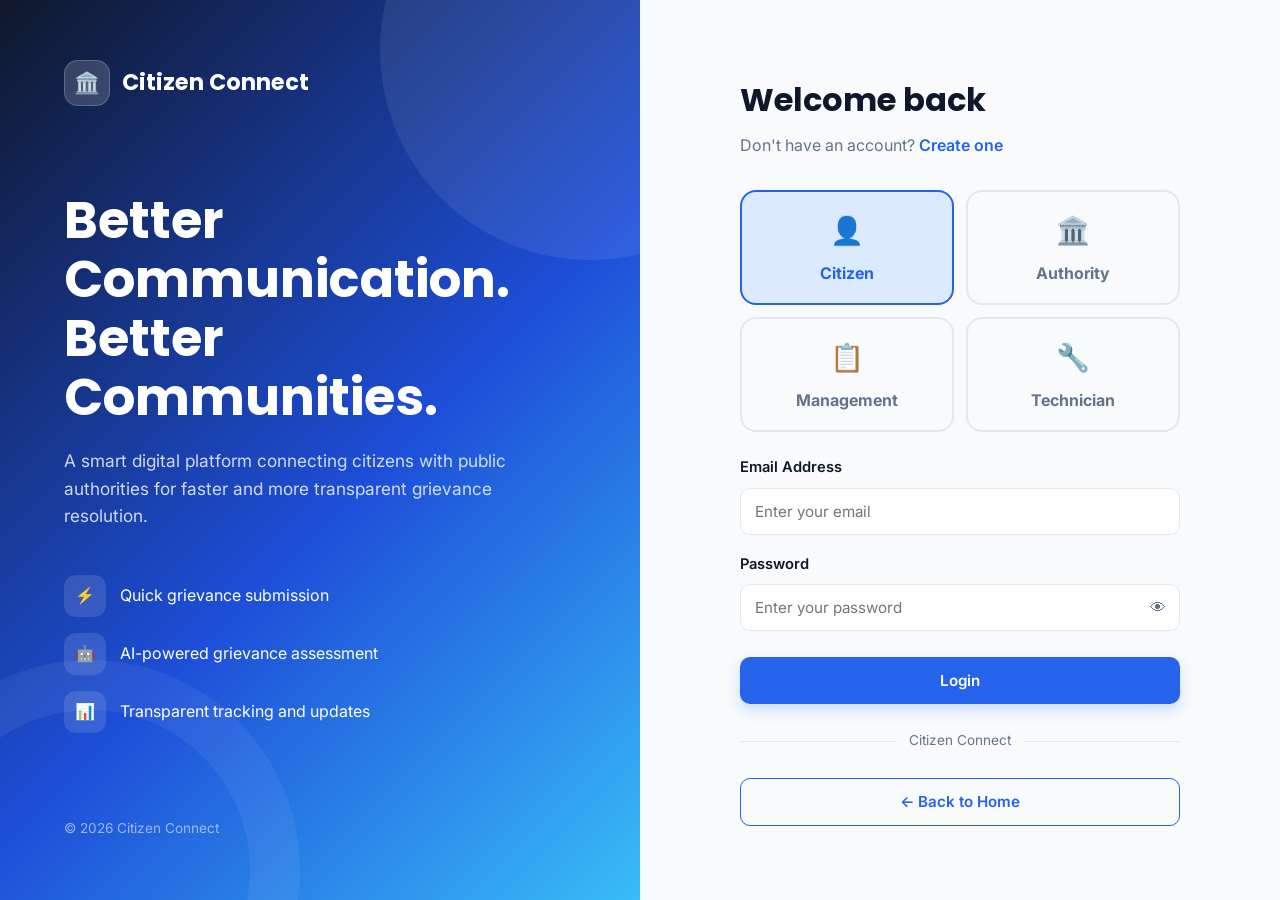
<file: Citizen-Connect/frontend/grievance-details.html>
<!DOCTYPE html>

<html lang="en">

<head>

    <meta charset="UTF-8">

    <meta
        name="viewport"
        content="width=device-width, initial-scale=1.0"
    >

    <title>Grievance Details | Citizen Connect</title>

    <link rel="stylesheet" href="css/style.css">

</head>


<body>


<!-- =========================
     NAVBAR
========================== -->

<nav class="navbar">

    <a href="admin.html" class="logo">

        <div class="logo-icon">
            🏛️
        </div>

        <span>
            Citizen Connect
        </span>

    </a>


    <div class="nav-links">

        <a href="admin.html">

            Dashboard

        </a>


        <a
            href="#"
            class="active"
        >

            Grievance Details

        </a>

    </div>


    <div class="nav-actions">

        <span
            id="userName"
            style="
                font-weight: 600;
                color: var(--text-secondary);
            "
        >

            Loading...

        </span>


        <button
            id="logoutButton"
            class="btn btn-outline"
        >

            Logout

        </button>

    </div>

</nav>



<!-- =========================
     HERO
========================== -->

<section
    style="
        padding: 45px 0;
        background: linear-gradient(
            135deg,
            #eff6ff,
            #f8fafc,
            #e0f2fe
        );
    "
>

    <div class="container">


        <a
            href="admin.html"
            class="btn btn-outline"
            style="
                display: inline-flex;
                margin-bottom: 25px;
            "
        >

            ← Back to Dashboard

        </a>


        <span class="badge badge-progress">

            📋 GRIEVANCE MANAGEMENT

        </span>


        <h1
            id="grievanceTitle"
            style="
                font-family: 'Poppins', sans-serif;
                margin-top: 15px;
                font-size: clamp(2rem, 5vw, 3rem);
            "
        >

            Loading Grievance...

        </h1>


        <p
            id="grievanceSubtitle"
            style="
                color: var(--text-secondary);
                margin-top: 10px;
            "
        >

            Please wait while we load the grievance details.

        </p>


    </div>

</section>



<!-- =========================
     MAIN CONTENT
========================== -->

<section style="padding: 50px 0;">

    <div class="container">


        <!-- =========================
             MESSAGE
        ========================== -->

        <div
            id="detailsMessage"
            style="
                display: none;
                padding: 15px;
                border-radius: 10px;
                margin-bottom: 25px;
            "
        ></div>



        <!-- =========================
             LOADING
        ========================== -->

        <div
            id="loadingDetails"
            class="card"
            style="
                padding: 50px;
                text-align: center;
                color: var(--text-secondary);
            "
        >

            ⏳ Loading grievance details...

        </div>



        <!-- =========================
             CONTENT
        ========================== -->

        <div
            id="detailsContent"
            style="display: none;"
        >


            <!-- =========================
                 TOP STATUS SECTION
            ========================== -->

            <div
                class="card"
                style="
                    padding: 30px;
                    margin-bottom: 30px;
                "
            >


                <div
                    style="
                        display: flex;
                        justify-content: space-between;
                        align-items: center;
                        gap: 20px;
                        flex-wrap: wrap;
                    "
                >


                    <div>

                        <p
                            style="
                                color: var(--text-secondary);
                                margin-bottom: 8px;
                            "
                        >

                            Grievance ID

                        </p>


                        <h2
                            id="grievanceId"
                            style="
                                font-family: 'Poppins', sans-serif;
                            "
                        >

                            #

                        </h2>

                    </div>


                    <div
                        style="
                            display: flex;
                            gap: 12px;
                            flex-wrap: wrap;
                        "
                    >

                        <span id="priorityBadge"></span>

                        <span id="statusBadge"></span>

                    </div>


                </div>


            </div>



            <!-- =========================
                 MAIN GRID
            ========================== -->

            <div
                class="grid grid-2"
                style="
                    align-items: start;
                    gap: 30px;
                "
            >


                <!-- =========================
                     LEFT COLUMN
                ========================== -->

                <div>


                    <!-- CITIZEN DETAILS -->

                    <div
                        class="card"
                        style="
                            padding: 30px;
                            margin-bottom: 25px;
                        "
                    >

                        <span class="badge badge-progress">

                            👤 CITIZEN INFORMATION

                        </span>


                        <h2
                            style="
                                font-family: 'Poppins', sans-serif;
                                margin-top: 15px;
                                margin-bottom: 25px;
                            "
                        >

                            Citizen Details

                        </h2>


                        <div
                            style="
                                display: grid;
                                gap: 20px;
                            "
                        >


                            <div>

                                <p style="color: var(--text-secondary);">

                                    Name

                                </p>

                                <strong id="citizenName">

                                    -

                                </strong>

                            </div>


                            <div>

                                <p style="color: var(--text-secondary);">

                                    Email

                                </p>

                                <strong id="citizenEmail">

                                    -

                                </strong>

                            </div>


                            <div>

                                <p style="color: var(--text-secondary);">

                                    Phone

                                </p>

                                <strong id="citizenPhone">

                                    -

                                </strong>

                            </div>


                        </div>


                    </div>



                    <!-- GRIEVANCE DETAILS -->

                    <div
                        class="card"
                        style="padding: 30px;"
                    >

                        <span class="badge badge-progress">

                            📝 GRIEVANCE INFORMATION

                        </span>


                        <h2
                            style="
                                font-family: 'Poppins', sans-serif;
                                margin-top: 15px;
                                margin-bottom: 25px;
                            "
                        >

                            Complaint Details

                        </h2>


                        <div
                            style="
                                display: grid;
                                gap: 22px;
                            "
                        >


                            <div>

                                <p style="color: var(--text-secondary);">

                                    Subject

                                </p>

                                <h3
                                    id="subject"
                                    style="margin-top: 5px;"
                                >

                                    -

                                </h3>

                            </div>



                            <div>

                                <p style="color: var(--text-secondary);">

                                    Location

                                </p>

                                <strong id="location">

                                    -

                                </strong>

                            </div>



                            <div>

                                <p style="color: var(--text-secondary);">

                                    Description

                                </p>

                                <p
                                    id="description"
                                    style="
                                        margin-top: 8px;
                                        line-height: 1.7;
                                        color: var(--text-secondary);
                                    "
                                >

                                    -

                                </p>

                            </div>



                            <div>

                                <p style="color: var(--text-secondary);">

                                    Submitted On

                                </p>

                                <strong id="createdAt">

                                    -

                                </strong>

                            </div>


                        </div>


                    </div>


                </div>



                <!-- =========================
                     RIGHT COLUMN
                ========================== -->

                <div>


                    <!-- AI ASSESSMENT -->

                    <div
                        class="card"
                        style="
                            padding: 30px;
                            margin-bottom: 25px;
                            background: linear-gradient(
                                135deg,
                                #eff6ff,
                                #f8fafc
                            );
                            border: 1px solid #bfdbfe;
                        "
                    >

                        <span class="badge badge-progress">

                            🧠 AI ASSESSMENT

                        </span>


                        <h2
                            style="
                                font-family: 'Poppins', sans-serif;
                                margin-top: 15px;
                                margin-bottom: 25px;
                            "
                        >

                            AI Analysis

                        </h2>


                        <div
                            style="
                                display: grid;
                                gap: 22px;
                            "
                        >


                            <div>

                                <p style="color: var(--text-secondary);">

                                    Category

                                </p>

                                <strong id="category">

                                    -

                                </strong>

                            </div>



                            <div>

                                <p style="color: var(--text-secondary);">

                                    Recommended Department

                                </p>

                                <strong id="department">

                                    -

                                </strong>

                            </div>



                            <div>

                                <p style="color: var(--text-secondary);">

                                    Priority

                                </p>

                                <strong id="aiPriority">

                                    -

                                </strong>

                            </div>



                            <div>

                                <p style="color: var(--text-secondary);">

                                    AI Reasoning

                                </p>

                                <p
                                    id="aiReason"
                                    style="
                                        margin-top: 8px;
                                        line-height: 1.7;
                                        color: var(--text-secondary);
                                    "
                                >

                                    -

                                </p>

                            </div>


                        </div>


                    </div>



                    <!-- TECHNICIAN -->

                    <div
                        class="card"
                        style="
                            padding: 30px;
                            margin-bottom: 25px;
                        "
                    >

                        <span class="badge badge-progress">

                            🛠️ TECHNICIAN ASSIGNMENT

                        </span>


                        <h2
                            style="
                                font-family: 'Poppins', sans-serif;
                                margin-top: 15px;
                                margin-bottom: 20px;
                            "
                        >

                            Assigned Technician

                        </h2>


                        <p
                            id="technicianName"
                            style="
                                color: var(--text-secondary);
                            "
                        >

                            No technician assigned yet.

                        </p>


                    </div>



                    <!-- AUTHORITY ACTIONS -->

                    <div
                        class="card"
                        style="padding: 30px;"
                    >

                        <span class="badge badge-progress">

                            ⚙️ AUTHORITY ACTIONS

                        </span>


                        <h2
                            style="
                                font-family: 'Poppins', sans-serif;
                                margin-top: 15px;
                                margin-bottom: 25px;
                            "
                        >

                            Manage Grievance

                        </h2>


                        <!-- STATUS -->

                        <div
                            style="
                                margin-bottom: 20px;
                            "
                        >

                            <label for="statusSelect">

                                Update Status

                            </label>


                            <select
                                id="statusSelect"
                                class="form-control"
                            >

                                <option value="Pending">

                                    Pending

                                </option>

                                <option value="Assigned">

                                    Assigned

                                </option>

                                <option value="In Progress">

                                    In Progress

                                </option>

                                <option value="Resolved">

                                    Resolved

                                </option>

                                <option value="Rejected">

                                    Rejected

                                </option>

                            </select>


                            <button
                                id="updateStatusButton"
                                class="btn btn-primary"
                                style="
                                    width: 100%;
                                    margin-top: 10px;
                                "
                            >

                                Update Status

                            </button>


                        </div>



                        <!-- DEPARTMENT -->

                        <div
                            style="
                                margin-bottom: 20px;
                            "
                        >

                            <label for="departmentSelect">

                                Assign Department

                            </label>


                            <select
                                id="departmentSelect"
                                class="form-control"
                            >

                                <option value="Public Works Department">
                                    Public Works Department
                                </option>

                                <option value="Water Supply Department">
                                    Water Supply Department
                                </option>

                                <option value="Electricity Department">
                                    Electricity Department
                                </option>

                                <option value="Municipal Corporation">
                                    Municipal Corporation
                                </option>

                                <option value="Police Department">
                                    Police Department
                                </option>

                                <option value="Health Department">
                                    Health Department
                                </option>

                                <option value="Traffic Management Department">
                                    Traffic Management Department
                                </option>

                                <option value="Public Administration">
                                    Public Administration
                                </option>

                            </select>


                            <button
                                id="updateDepartmentButton"
                                class="btn btn-primary"
                                style="
                                    width: 100%;
                                    margin-top: 10px;
                                "
                            >

                                Update Department

                            </button>


                        </div>



                        <!-- PRIORITY -->

                        <div>

                            <label for="prioritySelect">

                                Update Priority

                            </label>


                            <select
                                id="prioritySelect"
                                class="form-control"
                            >

                                <option value="High">

                                    High

                                </option>

                                <option value="Medium">

                                    Medium

                                </option>

                                <option value="Low">

                                    Low

                                </option>

                            </select>


                            <button
                                id="updatePriorityButton"
                                class="btn btn-primary"
                                style="
                                    width: 100%;
                                    margin-top: 10px;
                                "
                            >

                                Update Priority

                            </button>


                        </div>


                    </div>


                </div>


            </div>


        </div>


    </div>

</section>



<!-- =========================
     FOOTER
========================== -->

<footer class="footer">

    <div class="footer-bottom">

        © 2026 Citizen Connect — Authority Portal

    </div>

</footer>



<!-- =========================
     JAVASCRIPT
========================== -->

<script src="js/config.js"></script>
<script src="js/grievance-details.js"></script>


</body>

</html>
</file>
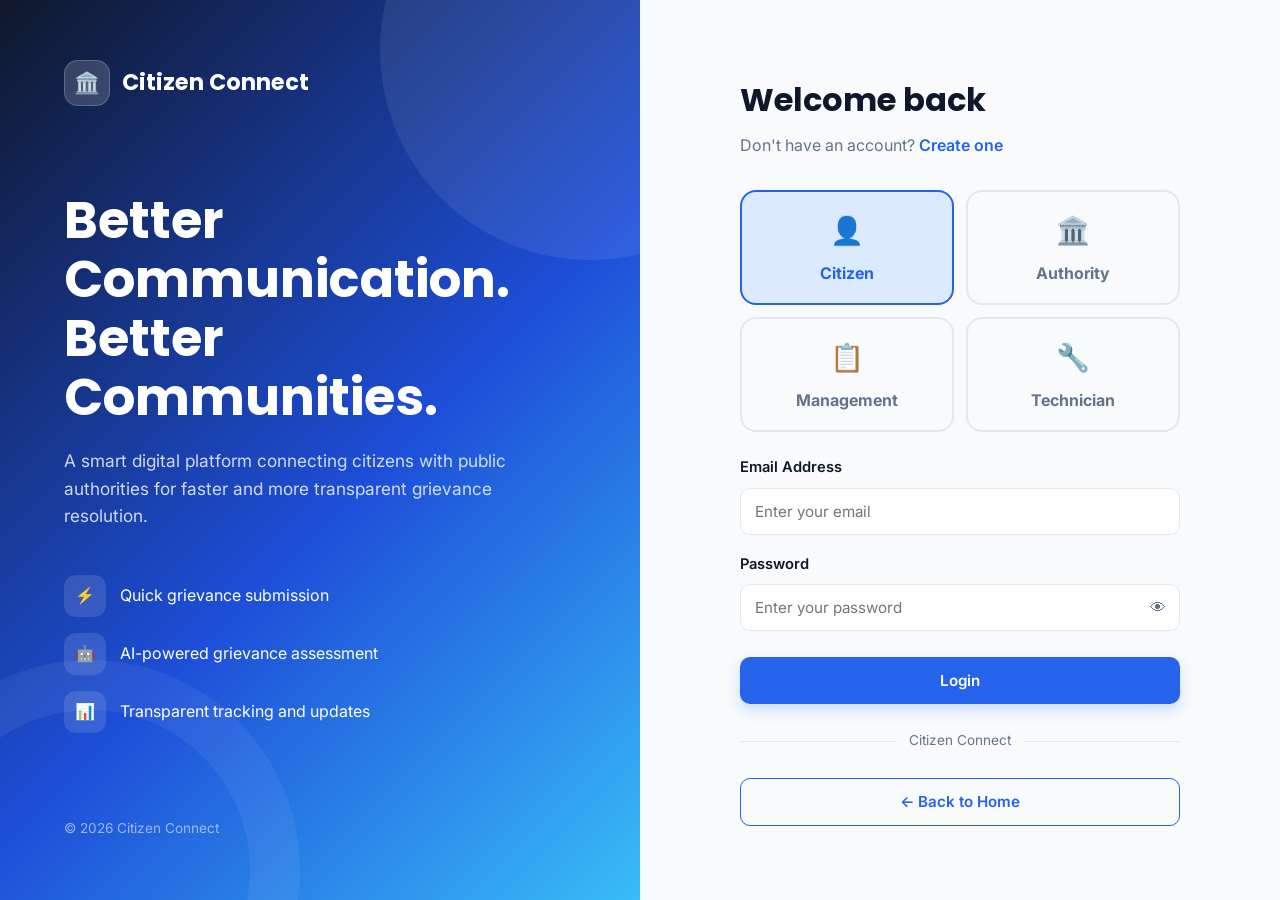
<file: Citizen-Connect/frontend/login.html>
<!DOCTYPE html>
<html lang="en">

<head>

    <meta charset="UTF-8">

    <meta
        name="viewport"
        content="width=device-width, initial-scale=1.0"
    >

    <title>Login | Citizen Connect</title>

    <link
        rel="stylesheet"
        href="css/style.css"
    >

    <link
        rel="stylesheet"
        href="css/auth.css"
    >

</head>


<body>

    <main class="auth-page">


        <!-- =====================================
             BRAND SECTION
        ====================================== -->

        <section class="auth-brand">

            <div class="brand-logo">

                <div class="brand-logo-icon">
                    🏛️
                </div>

                <span>
                    Citizen Connect
                </span>

            </div>


            <div class="brand-content">

                <h1>
                    Better Communication.
                    Better Communities.
                </h1>


                <p>
                    A smart digital platform connecting citizens
                    with public authorities for faster and more
                    transparent grievance resolution.
                </p>


                <div class="brand-features">

                    <div class="brand-feature">

                        <div class="feature-icon">
                            ⚡
                        </div>

                        <span>
                            Quick grievance submission
                        </span>

                    </div>


                    <div class="brand-feature">

                        <div class="feature-icon">
                            🤖
                        </div>

                        <span>
                            AI-powered grievance assessment
                        </span>

                    </div>


                    <div class="brand-feature">

                        <div class="feature-icon">
                            📊
                        </div>

                        <span>
                            Transparent tracking and updates
                        </span>

                    </div>

                </div>

            </div>


            <div class="brand-footer">

                © 2026 Citizen Connect

            </div>

        </section>


        <!-- =====================================
             LOGIN FORM
        ====================================== -->

        <section class="auth-form-section">

            <div class="auth-form-container">

                <div class="auth-header">

                    <h2>
                        Welcome back
                    </h2>

                    <p>
                        Don't have an account?

                        <a href="register.html">
                            Create one
                        </a>

                    </p>

                </div>


                <!-- MESSAGE -->

                <div
                    id="authMessage"
                    class="auth-message"
                ></div>


                <!-- FORM -->

                <form
                    id="loginForm"
                    class="auth-form"
                >


                    <!-- =====================================
                         ROLE SELECTOR
                    ====================================== -->

                    <div class="role-selector">


                        <!-- CITIZEN -->

                        <div class="role-option">

                            <input
                                type="radio"
                                id="citizen"
                                name="role"
                                value="citizen"
                                checked
                            >

                            <label for="citizen">

                                <span class="role-icon">
                                    👤
                                </span>

                                <span class="role-name">
                                    Citizen
                                </span>

                            </label>

                        </div>


                        <!-- AUTHORITY -->

                        <div class="role-option">

                            <input
                                type="radio"
                                id="authority"
                                name="role"
                                value="authority"
                            >

                            <label for="authority">

                                <span class="role-icon">
                                    🏛️
                                </span>

                                <span class="role-name">
                                    Authority
                                </span>

                            </label>

                        </div>


                        <!-- MANAGEMENT -->

                        <div class="role-option">

                            <input
                                type="radio"
                                id="management"
                                name="role"
                                value="management"
                            >

                            <label for="management">

                                <span class="role-icon">
                                    📋
                                </span>

                                <span class="role-name">
                                    Management
                                </span>

                            </label>

                        </div>


                        <!-- TECHNICIAN -->

                        <div class="role-option">

                            <input
                                type="radio"
                                id="technician"
                                name="role"
                                value="technician"
                            >

                            <label for="technician">

                                <span class="role-icon">
                                    🔧
                                </span>

                                <span class="role-name">
                                    Technician
                                </span>

                            </label>

                        </div>


                    </div>


                    <!-- =====================================
                         DEPARTMENT
                    ====================================== -->

                    <div
                        class="form-group"
                        id="departmentGroup"
                        style="display: none;"
                    >

                        <label for="department">
                            Department
                        </label>


                        <select
                            id="department"
                            class="form-control"
                        >

                            <option value="">
                                Select your department
                            </option>

                            <option value="Public Works Department">
                                Public Works Department
                            </option>

                            <option value="Water Supply Department">
                                Water Supply Department
                            </option>

                            <option value="Electricity Department">
                                Electricity Department
                            </option>

                            <option value="Municipal Corporation">
                                Municipal Corporation
                            </option>

                            <option value="Police Department">
                                Police Department
                            </option>

                            <option value="Health Department">
                                Health Department
                            </option>

                            <option value="Traffic Management Department">
                                Traffic Management Department
                            </option>

                            <option value="Public Administration">
                                Public Administration
                            </option>

                        </select>

                    </div>


                    <!-- EMAIL -->

                    <div class="form-group">

                        <label for="email">
                            Email Address
                        </label>

                        <input
                            type="email"
                            id="email"
                            class="form-control"
                            placeholder="Enter your email"
                            required
                        >

                    </div>


                    <!-- PASSWORD -->

                    <div class="form-group">

                        <label for="password">
                            Password
                        </label>


                        <div class="password-wrapper">

                            <input
                                type="password"
                                id="password"
                                class="form-control"
                                placeholder="Enter your password"
                                required
                            >


                            <button
                                type="button"
                                class="toggle-password"
                                data-target="password"
                            >
                                👁
                            </button>

                        </div>

                    </div>


                    <!-- SUBMIT -->

                    <button
                        type="submit"
                        class="btn btn-primary auth-submit"
                    >

                        Login

                    </button>


                </form>


                <div class="auth-divider">

                    Citizen Connect

                </div>


                <a
                    href="index.html"
                    class="btn btn-outline"
                    style="width: 100%;"
                >

                    ← Back to Home

                </a>

            </div>

        </section>

    </main>


    <script src="js/config.js"></script>
    <script src="js/auth.js"></script>

</body>

</html>
</file>
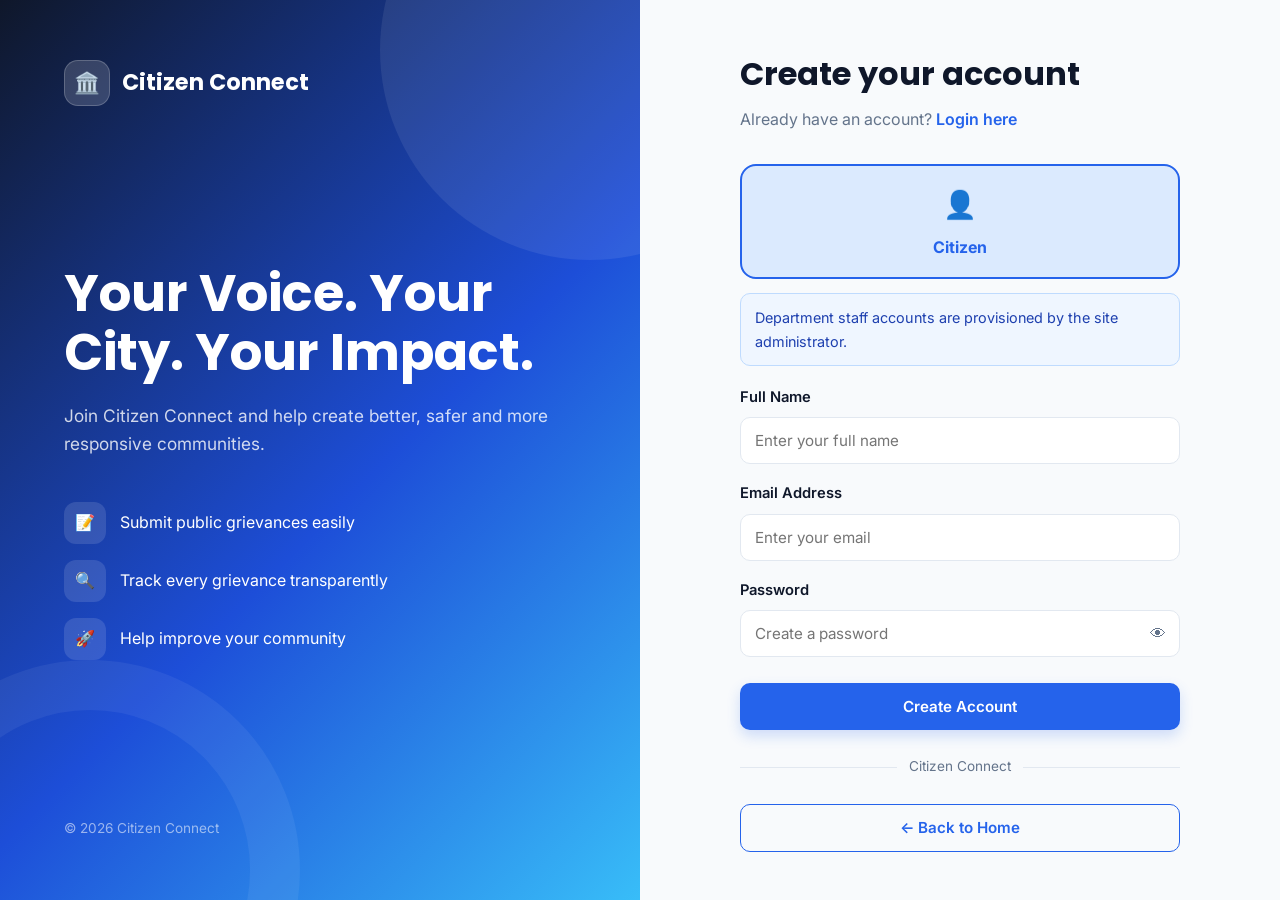
<file: Citizen-Connect/frontend/register.html>
<!DOCTYPE html>

<html lang="en">

<head>

    <meta charset="UTF-8">

    <meta
        name="viewport"
        content="width=device-width, initial-scale=1.0"
    >

    <title>Register | Citizen Connect</title>

    <link
        rel="stylesheet"
        href="css/style.css"
    >

    <link
        rel="stylesheet"
        href="css/auth.css"
    >

</head>


<body>

    <main class="auth-page">


        <!-- BRAND SECTION -->

        <section class="auth-brand">

            <div class="brand-logo">

                <div class="brand-logo-icon">
                    🏛️
                </div>

                <span>
                    Citizen Connect
                </span>

            </div>


            <div class="brand-content">

                <h1>
                    Your Voice.
                    Your City.
                    Your Impact.
                </h1>


                <p>
                    Join Citizen Connect and help create
                    better, safer and more responsive
                    communities.
                </p>


                <div class="brand-features">


                    <div class="brand-feature">

                        <div class="feature-icon">
                            📝
                        </div>

                        <span>
                            Submit public grievances easily
                        </span>

                    </div>


                    <div class="brand-feature">

                        <div class="feature-icon">
                            🔍
                        </div>

                        <span>
                            Track every grievance transparently
                        </span>

                    </div>


                    <div class="brand-feature">

                        <div class="feature-icon">
                            🚀
                        </div>

                        <span>
                            Help improve your community
                        </span>

                    </div>


                </div>

            </div>


            <div class="brand-footer">

                © 2026 Citizen Connect

            </div>

        </section>


        <!-- REGISTER FORM -->

        <section class="auth-form-section">

            <div class="auth-form-container">


                <div class="auth-header">

                    <h2>
                        Create your account
                    </h2>

                    <p>

                        Already have an account?

                        <a href="login.html">
                            Login here
                        </a>

                    </p>

                </div>


                <!-- MESSAGE -->

                <div
                    id="authMessage"
                    class="auth-message"
                    role="status"
                    aria-live="polite"
                ></div>


                <!-- FORM -->

                <form
                    id="registerForm"
                    class="auth-form"
                >


                    <!-- ROLE SELECTOR -->

                    <div class="role-selector">


                        <!-- CITIZEN -->

                        <div class="role-option">

                            <input
                                type="radio"
                                id="citizen"
                                name="role"
                                value="citizen"
                                checked
                            >

                            <label for="citizen">

                                <span class="role-icon">
                                    👤
                                </span>

                                <span class="role-name">
                                    Citizen
                                </span>

                            </label>

                        </div>


                        <!-- AUTHORITY -->

                        <div class="role-option">

                            <input
                                type="radio"
                                id="authority"
                                name="role"
                                value="authority"
                            >

                            <label for="authority">

                                <span class="role-icon">
                                    🏛️
                                </span>

                                <span class="role-name">
                                    Authority
                                </span>

                            </label>

                        </div>


                        <!-- MANAGEMENT -->

                        <div class="role-option">

                            <input
                                type="radio"
                                id="management"
                                name="role"
                                value="management"
                            >

                            <label for="management">

                                <span class="role-icon">
                                    📋
                                </span>

                                <span class="role-name">
                                    Management
                                </span>

                            </label>

                        </div>


                        <!-- TECHNICIAN -->

                        <div class="role-option">

                            <input
                                type="radio"
                                id="technician"
                                name="role"
                                value="technician"
                            >

                            <label for="technician">

                                <span class="role-icon">
                                    🔧
                                </span>

                                <span class="role-name">
                                    Technician
                                </span>

                            </label>

                        </div>


                    </div>

                    <p class="auth-note">Department staff accounts are provisioned by the site administrator.</p>


                    <!-- DEPARTMENT -->

                    <div
                        class="form-group"
                        id="departmentGroup"
                        style="display: none;"
                    >

                        <label for="department">
                            Department
                        </label>


                        <select
                            id="department"
                            class="form-control"
                        >

                            <option value="">
                                Select your department
                            </option>

                            <option value="Public Works Department">
                                Public Works Department
                            </option>

                            <option value="Water Supply Department">
                                Water Supply Department
                            </option>

                            <option value="Electricity Department">
                                Electricity Department
                            </option>

                            <option value="Municipal Corporation">
                                Municipal Corporation
                            </option>

                            <option value="Police Department">
                                Police Department
                            </option>

                            <option value="Health Department">
                                Health Department
                            </option>

                            <option value="Traffic Management Department">
                                Traffic Management Department
                            </option>

                            <option value="Public Administration">
                                Public Administration
                            </option>

                        </select>

                    </div>


                    <!-- NAME -->

                    <div class="form-group">

                        <label for="name">
                            Full Name
                        </label>

                        <input
                            type="text"
                            id="name"
                            class="form-control"
                            placeholder="Enter your full name"
                            required
                        >

                    </div>


                    <!-- EMAIL -->

                    <div class="form-group">

                        <label for="email">
                            Email Address
                        </label>

                        <input
                            type="email"
                            id="email"
                            class="form-control"
                            placeholder="Enter your email"
                            required
                        >

                    </div>


                    <!-- PASSWORD -->

                    <div class="form-group">

                        <label for="password">
                            Password
                        </label>


                        <div class="password-wrapper">

                            <input
                                type="password"
                                id="password"
                                class="form-control"
                                placeholder="Create a password"
                                minlength="6"
                                required
                            >

                            <button
                                type="button"
                                class="toggle-password"
                                data-target="password"
                            >
                                👁
                            </button>

                        </div>

                    </div>


                    <!-- SUBMIT -->

                    <button
                        type="submit"
                        class="btn btn-primary auth-submit"
                    >

                        Create Account

                    </button>


                </form>


                <div class="auth-divider">

                    Citizen Connect

                </div>


                <a
                    href="index.html"
                    class="btn btn-outline"
                    style="width: 100%;"
                >

                    ← Back to Home

                </a>


            </div>

        </section>

    </main>


    <script src="js/config.js"></script>
    <script src="js/auth.js"></script>

</body>

</html>
</file>
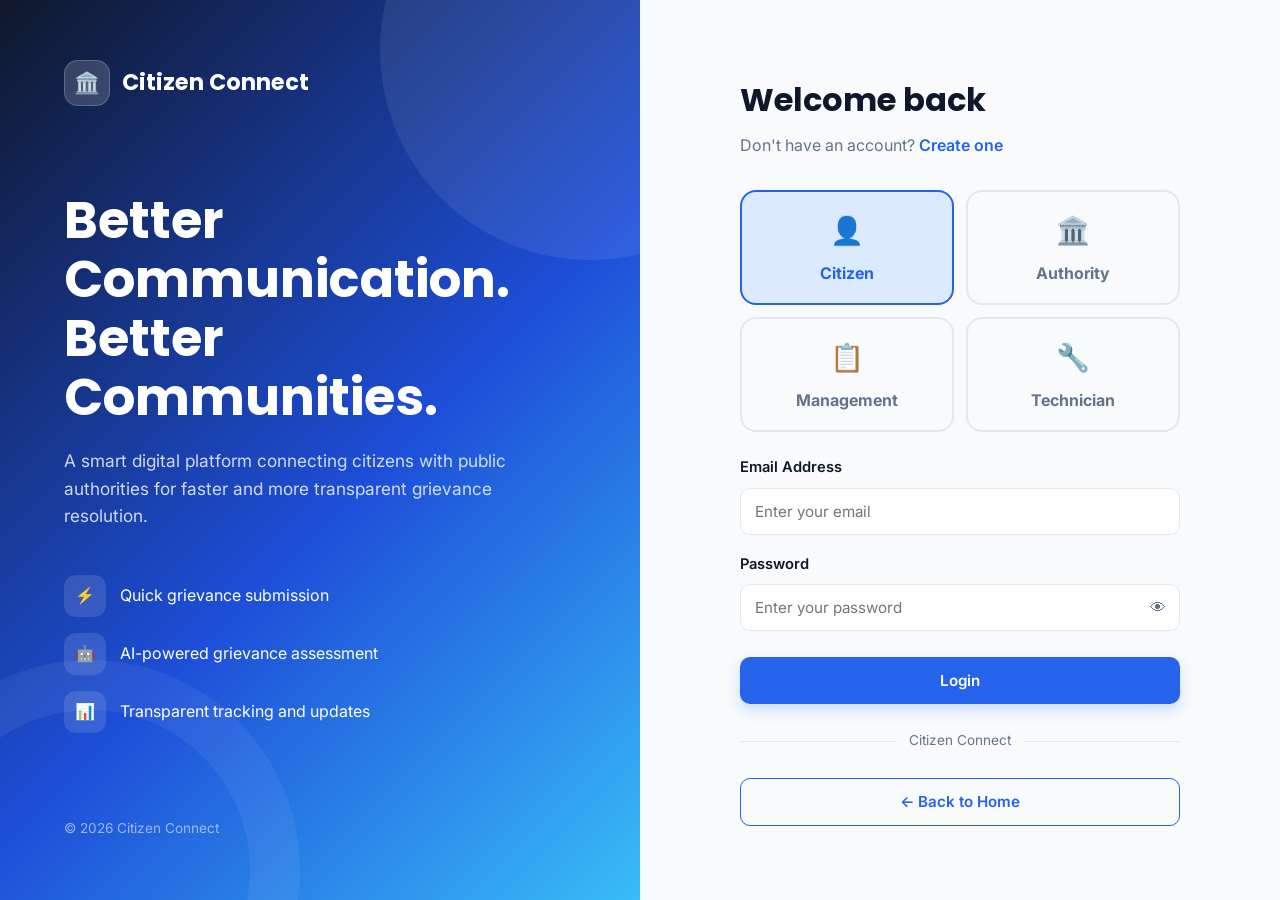
<file: Citizen-Connect/frontend/submit.html>
<!DOCTYPE html>
<html lang="en">

<head>

    <meta charset="UTF-8">

    <meta name="viewport" content="width=device-width, initial-scale=1.0">

    <title>Submit Grievance | Citizen Connect</title>

    <link rel="stylesheet" href="css/style.css">

</head>


<body>


    <!-- NAVBAR -->

    <nav class="navbar">

        <a href="index.html" class="logo">

            <div class="logo-icon">🏛️</div>

            <span>Citizen Connect</span>

        </a>


        <div class="nav-links">

            <a href="index.html">Home</a>

            <a href="submit.html" class="active">
                Submit Grievance
            </a>

            <a href="track.html">
                Track Status
            </a>

        </div>


        <div class="nav-actions">

            <span id="userName" style="
                    font-weight: 600;
                    color: var(--text-secondary);
                ">
                Loading...
            </span>


            <button id="logoutButton" class="btn btn-outline">
                Logout
            </button>

        </div>

    </nav>



    <!-- PAGE HEADER -->

    <section style="
            padding: 65px 0;
            background:
                linear-gradient(
                    135deg,
                    #eff6ff,
                    #f8fafc,
                    #e0f2fe
                );
        ">

        <div class="container">

            <div style="max-width: 750px;">

                <span class="badge badge-progress">
                    📝 CITIZEN GRIEVANCE PORTAL
                </span>


                <h1 style="
                        font-family: 'Poppins', sans-serif;
                        font-size: clamp(2.2rem, 5vw, 3.8rem);
                        margin: 18px 0;
                    ">
                    Submit a Grievance
                </h1>


                <p style="
                        color: var(--text-secondary);
                        font-size: 1.08rem;
                        max-width: 650px;
                    ">
                    Report a public issue and our intelligent system
                    will assess and route it to the appropriate authority.

                </p>

            </div>

        </div>

    </section>



    <!-- MAIN CONTENT -->

    <section style="padding: 70px 0;">

        <div class="container">

            <div class="grid grid-2" style="
                    align-items: start;
                    gap: 45px;
                ">


                <!-- GRIEVANCE FORM -->

                <div class="card" style="padding: 35px;">


                    <div style="margin-bottom: 30px;">

                        <h2 style="
                                font-family: 'Poppins', sans-serif;
                                margin-bottom: 8px;
                            ">
                            Grievance Details
                        </h2>


                        <p style="color: var(--text-secondary);">

                            Please provide accurate information
                            so the appropriate authority can
                            understand and resolve the issue.

                        </p>

                    </div>



                    <!-- MESSAGE -->

                    <div id="submitMessage" style="
                            display: none;
                            padding: 15px;
                            margin-bottom: 20px;
                            border-radius: 10px;
                        "></div>



                    <!-- FORM -->

                    <form id="grievanceForm">


                        <!-- SUBJECT -->

                        <div class="form-group">

                            <label for="subject">
                                Grievance Title
                            </label>


                            <input type="text" id="subject" class="form-control"
                                placeholder="Example: Large pothole on the main road" required>

                        </div>



                        <!-- PHONE -->

                        <div class="form-group">

                            <label for="phone">
                                Phone Number
                                <span style="color: var(--text-secondary);">
                                    (Optional)
                                </span>
                            </label>


                            <input type="tel" id="phone" class="form-control" placeholder="Enter your phone number">

                        </div>



                        <!-- LOCATION -->

                        <div class="form-group">

                            <label for="location">
                                Location
                            </label>


                            <input type="text" id="location" class="form-control"
                                placeholder="Example: Thatipur, Gwalior" required>

                        </div>



                        <!-- DESCRIPTION -->

                        <div class="form-group">

                            <label for="description">
                                Describe the Problem
                            </label>


                            <textarea id="description" class="form-control" rows="7"
                                placeholder="Describe the issue clearly and provide as much useful information as possible..."
                                required></textarea>
                            <label for="image">Complaint Image</label>
                            <input type="file" id="image" name="image" accept="image/*">

                        </div>



                        <!-- AI NOTICE -->

                        <div style="
                                background: #eff6ff;
                                border: 1px solid #bfdbfe;
                                padding: 16px;
                                border-radius: 12px;
                                margin-bottom: 22px;
                            ">

                            <strong>
                                🤖 AI-Powered Assessment
                            </strong>


                            <p style="
                                    color: var(--text-secondary);
                                    font-size: 0.9rem;
                                    margin-top: 6px;
                                ">

                                Our AI system will automatically analyze
                                your grievance and determine its category,
                                department, and priority.

                            </p>

                        </div>



                        <!-- SUBMIT BUTTON -->

                        <button type="submit" id="submitButton" class="btn btn-primary" style="
                                width: 100%;
                                padding: 15px;
                                font-size: 1rem;
                            ">

                            📝 Submit Grievance

                        </button>


                    </form>

                </div>



                <!-- SIDEBAR -->

                <div>


                    <div class="card" style="
                            padding: 30px;
                            margin-bottom: 22px;
                        ">

                        <h3 style="
                                font-family: 'Poppins', sans-serif;
                                margin-bottom: 22px;
                            ">
                            🚀 What Happens Next?
                        </h3>


                        <div style="
                                display: grid;
                                gap: 22px;
                            ">


                            <div style="display: flex; gap: 14px;">

                                <div style="
                                        min-width: 38px;
                                        height: 38px;
                                        border-radius: 50%;
                                        background: var(--primary-light);
                                        display: grid;
                                        place-items: center;
                                        color: var(--primary);
                                        font-weight: bold;
                                    ">
                                    1
                                </div>


                                <div>

                                    <h4>Grievance Recorded</h4>

                                    <p style="
                                            color: var(--text-secondary);
                                            font-size: 0.9rem;
                                            margin-top: 4px;
                                        ">
                                        Your grievance is securely recorded.

                                    </p>

                                </div>

                            </div>



                            <div style="display: flex; gap: 14px;">

                                <div style="
                                        min-width: 38px;
                                        height: 38px;
                                        border-radius: 50%;
                                        background: var(--primary-light);
                                        display: grid;
                                        place-items: center;
                                        color: var(--primary);
                                        font-weight: bold;
                                    ">
                                    2
                                </div>


                                <div>

                                    <h4>AI Assessment</h4>

                                    <p style="
                                            color: var(--text-secondary);
                                            font-size: 0.9rem;
                                            margin-top: 4px;
                                        ">
                                        AI determines category, department,
                                        and priority.

                                    </p>

                                </div>

                            </div>



                            <div style="display: flex; gap: 14px;">

                                <div style="
                                        min-width: 38px;
                                        height: 38px;
                                        border-radius: 50%;
                                        background: var(--primary-light);
                                        display: grid;
                                        place-items: center;
                                        color: var(--primary);
                                        font-weight: bold;
                                    ">
                                    3
                                </div>


                                <div>

                                    <h4>Authority Review</h4>

                                    <p style="
                                            color: var(--text-secondary);
                                            font-size: 0.9rem;
                                            margin-top: 4px;
                                        ">
                                        The appropriate department reviews it.

                                    </p>

                                </div>

                            </div>



                            <div style="display: flex; gap: 14px;">

                                <div style="
                                        min-width: 38px;
                                        height: 38px;
                                        border-radius: 50%;
                                        background: var(--primary-light);
                                        display: grid;
                                        place-items: center;
                                        color: var(--primary);
                                        font-weight: bold;
                                    ">
                                    4
                                </div>


                                <div>

                                    <h4>Track Progress</h4>

                                    <p style="
                                            color: var(--text-secondary);
                                            font-size: 0.9rem;
                                            margin-top: 4px;
                                        ">
                                        Follow the progress until resolution.

                                    </p>

                                </div>

                            </div>


                        </div>

                    </div>



                    <!-- TIPS -->

                    <div class="card" style="
                            padding: 30px;
                            background: #fffbeb;
                            border: 1px solid #fde68a;
                        ">

                        <h3 style="margin-bottom: 15px;">
                            💡 Helpful Tips
                        </h3>


                        <ul style="
                                color: var(--text-secondary);
                                padding-left: 20px;
                                display: grid;
                                gap: 10px;
                            ">

                            <li>Provide a clear grievance title.</li>

                            <li>Mention the exact location.</li>

                            <li>Describe the issue in detail.</li>

                            <li>Avoid duplicate submissions.</li>

                        </ul>

                    </div>


                </div>

            </div>

        </div>

    </section>



    <!-- FOOTER -->

    <footer class="footer">

        <div class="footer-content">

            <div>

                <h3>🏛️ Citizen Connect</h3>

                <p>
                    Connecting citizens and authorities
                    for better public services.
                </p>

            </div>


            <div>

                <h3>Quick Links</h3>

                <p>
                    Home · Submit · Track
                </p>

            </div>

        </div>


        <div class="footer-bottom">

            © 2026 Citizen Connect.
            All rights reserved.

        </div>

    </footer>


    <script src="js/config.js"></script>
    <script src="js/submit.js"></script>


</body>

</html>
</file>
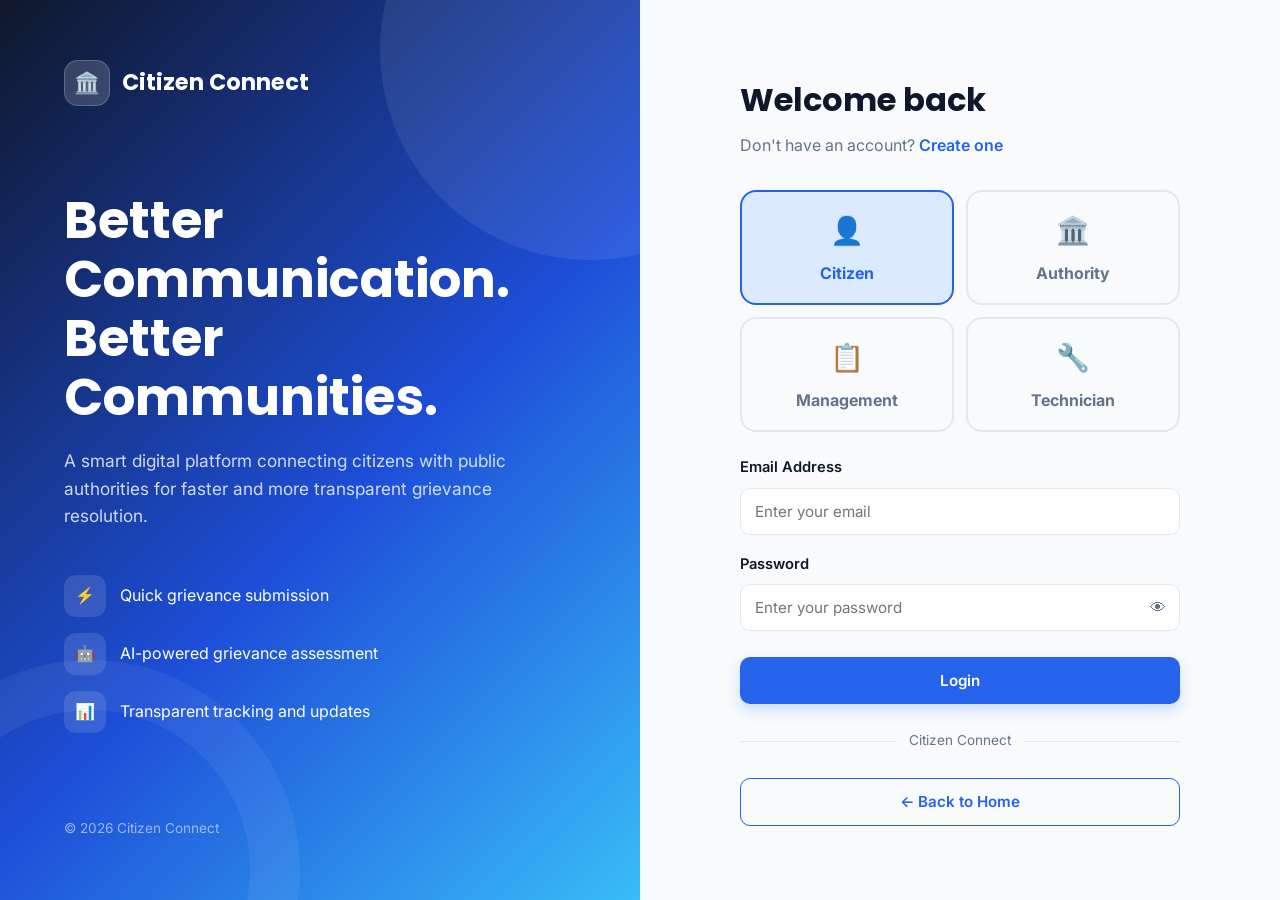
<file: Citizen-Connect/frontend/technician-details.html>
<!DOCTYPE html>
<html lang="en">

<head>

    <meta charset="UTF-8">

    <meta
        name="viewport"
        content="width=device-width, initial-scale=1.0"
    >

    <title>
        Grievance Details | Citizen Connect
    </title>

    <link
        rel="stylesheet"
        href="css/style.css"
    >

</head>


<body>


<!-- ==========================================
     NAVBAR
========================================== -->

<nav class="navbar">

    <a
        href="technician.html"
        class="logo"
    >

        <div class="logo-icon">
            🔧
        </div>

        <span>
            Citizen Connect
        </span>

    </a>


    <div class="nav-links">

        <a href="technician.html">

            Dashboard

        </a>

        <a
            href="technician-details.html"
            class="active"
        >

            Grievance Details

        </a>

    </div>


    <div class="nav-actions">

        <span
            id="userName"
            style="
                font-weight: 600;
                color: var(--text-secondary);
            "
        >

            Loading...

        </span>


        <button
            id="logoutButton"
            class="btn btn-outline"
        >

            Logout

        </button>

    </div>

</nav>



<!-- ==========================================
     HERO
========================================== -->

<section
    style="
        padding: 45px 0;
        background: linear-gradient(
            135deg,
            #eff6ff,
            #f8fafc
        );
    "
>

    <div class="container">


        <a
            href="technician.html"
            class="btn btn-outline"
        >

            ← Back to Dashboard

        </a>


        <h1
            style="
                margin-top: 25px;
                font-family: 'Poppins', sans-serif;
            "
        >

            🔧 Grievance Details

        </h1>


        <p
            style="
                color: var(--text-secondary);
                margin-top: 10px;
            "
        >

            Review the assigned grievance and update
            its progress and resolution details.

        </p>


    </div>

</section>



<!-- ==========================================
     MAIN CONTENT
========================================== -->

<section style="padding: 50px 0;">

    <div class="container">


        <!-- MESSAGE -->

        <div
            id="messageBox"
            style="
                display: none;
                padding: 15px;
                border-radius: 10px;
                margin-bottom: 25px;
            "
        ></div>



        <!-- LOADING -->

        <div
            id="loadingContainer"
            class="card"
            style="
                padding: 40px;
                text-align: center;
            "
        >

            ⏳ Loading grievance details...

        </div>



        <!-- CONTENT -->

        <div
            id="detailsContainer"
            style="display: none;"
        >


            <!-- ==================================
                 GRIEVANCE INFORMATION
            =================================== -->

            <div
                class="card"
                style="
                    padding: 30px;
                    margin-bottom: 30px;
                "
            >

                <div
                    style="
                        display: flex;
                        justify-content: space-between;
                        gap: 20px;
                        flex-wrap: wrap;
                    "
                >


                    <div>

                        <span
                            id="grievanceId"
                            class="badge badge-progress"
                        >

                            Grievance

                        </span>


                        <h2
                            id="subject"
                            style="
                                margin-top: 18px;
                                font-family: 'Poppins', sans-serif;
                            "
                        >

                            Loading...

                        </h2>

                    </div>


                    <div>

                        <div id="priorityBadge">

                        </div>

                        <div
                            id="statusBadge"
                            style="margin-top: 10px;"
                        >

                        </div>

                    </div>


                </div>



                <hr
                    style="
                        margin: 25px 0;
                        border: none;
                        border-top: 1px solid #e2e8f0;
                    "
                >



                <div class="grid grid-2">


                    <div>

                        <p
                            style="
                                color: var(--text-secondary);
                            "
                        >

                            📍 Location

                        </p>


                        <h4
                            id="location"
                            style="margin-top: 7px;"
                        >

                            -

                        </h4>

                    </div>



                    <div>

                        <p
                            style="
                                color: var(--text-secondary);
                            "
                        >

                            📂 Category

                        </p>


                        <h4
                            id="category"
                            style="margin-top: 7px;"
                        >

                            -

                        </h4>

                    </div>



                    <div>

                        <p
                            style="
                                color: var(--text-secondary);
                            "
                        >

                            🏢 Department

                        </p>


                        <h4
                            id="department"
                            style="margin-top: 7px;"
                        >

                            -

                        </h4>

                    </div>



                    <div>

                        <p
                            style="
                                color: var(--text-secondary);
                            "
                        >

                            👤 Citizen

                        </p>


                        <h4
                            id="citizenName"
                            style="margin-top: 7px;"
                        >

                            -

                        </h4>

                    </div>


                </div>



                <hr
                    style="
                        margin: 25px 0;
                        border: none;
                        border-top: 1px solid #e2e8f0;
                    "
                >



                <h3
                    style="
                        font-family: 'Poppins', sans-serif;
                        margin-bottom: 12px;
                    "
                >

                    📝 Description

                </h3>


                <p
                    id="description"
                    style="
                        line-height: 1.7;
                        color: var(--text-secondary);
                        white-space: pre-line;
                    "
                >

                    -

                </p>


            </div>



            <!-- ==================================
                 UPDATE GRIEVANCE
            =================================== -->

            <div
                class="card"
                style="padding: 30px;"
            >


                <span class="badge badge-progress">

                    🔧 TECHNICIAN UPDATE

                </span>


                <h2
                    style="
                        font-family: 'Poppins', sans-serif;
                        margin-top: 15px;
                    "
                >

                    Update Grievance Progress

                </h2>


                <p
                    style="
                        color: var(--text-secondary);
                        margin-top: 8px;
                        margin-bottom: 25px;
                    "
                >

                    Update the work progress, diagnosis,
                    and final resolution.

                </p>



                <!-- STATUS -->

                <div
                    style="margin-bottom: 20px;"
                >

                    <label for="updateStatus">

                        Status

                    </label>


                    <select
                        id="updateStatus"
                        class="form-control"
                    >

                        <option value="In Progress">

                            In Progress

                        </option>

                        <option value="Resolved">

                            Resolved

                        </option>

                    </select>

                </div>



                <!-- DIAGNOSIS -->

                <div
                    style="margin-bottom: 20px;"
                >

                    <label for="diagnosisInput">

                        🔍 Diagnosis / Work Details

                    </label>


                    <textarea
                        id="diagnosisInput"
                        class="form-control"
                        rows="5"
                        placeholder="Describe the issue, inspection findings, or work performed..."
                    ></textarea>

                </div>



                <!-- RESOLUTION -->

                <div
                    style="margin-bottom: 25px;"
                >

                    <label for="resolutionInput">

                        ✅ Resolution Note

                    </label>


                    <textarea
                        id="resolutionInput"
                        class="form-control"
                        rows="5"
                        placeholder="Describe how the grievance was resolved..."
                    ></textarea>

                </div>



                <!-- BUTTON -->

                <button
                    id="saveUpdateButton"
                    class="btn btn-primary"
                >

                    💾 Save Update

                </button>


            </div>



            <!-- ==================================
                 EXISTING UPDATE DETAILS
            =================================== -->

            <div
                id="existingUpdateCard"
                class="card"
                style="
                    padding: 30px;
                    margin-top: 30px;
                    display: none;
                "
            >


                <h2
                    style="
                        font-family: 'Poppins', sans-serif;
                        margin-bottom: 25px;
                    "
                >

                    📋 Existing Work Updates

                </h2>



                <div
                    id="existingDiagnosisContainer"
                    style="
                        margin-bottom: 25px;
                    "
                >

                    <h4>
                        🔍 Diagnosis
                    </h4>

                    <p
                        id="existingDiagnosis"
                        style="
                            margin-top: 8px;
                            color: var(--text-secondary);
                            white-space: pre-line;
                        "
                    ></p>

                </div>



                <div
                    id="existingResolutionContainer"
                >

                    <h4>
                        ✅ Resolution
                    </h4>

                    <p
                        id="existingResolution"
                        style="
                            margin-top: 8px;
                            color: var(--text-secondary);
                            white-space: pre-line;
                        "
                    ></p>

                </div>


            </div>


        </div>


    </div>

</section>



<!-- ==========================================
     FOOTER
========================================== -->

<footer class="footer">

    <div class="footer-bottom">

        © 2026 Citizen Connect —
        Technician Portal

    </div>

</footer>



<!-- JAVASCRIPT -->

<script src="js/config.js"></script>
<script src="js/technician-details.js"></script>


</body>

</html>
</file>
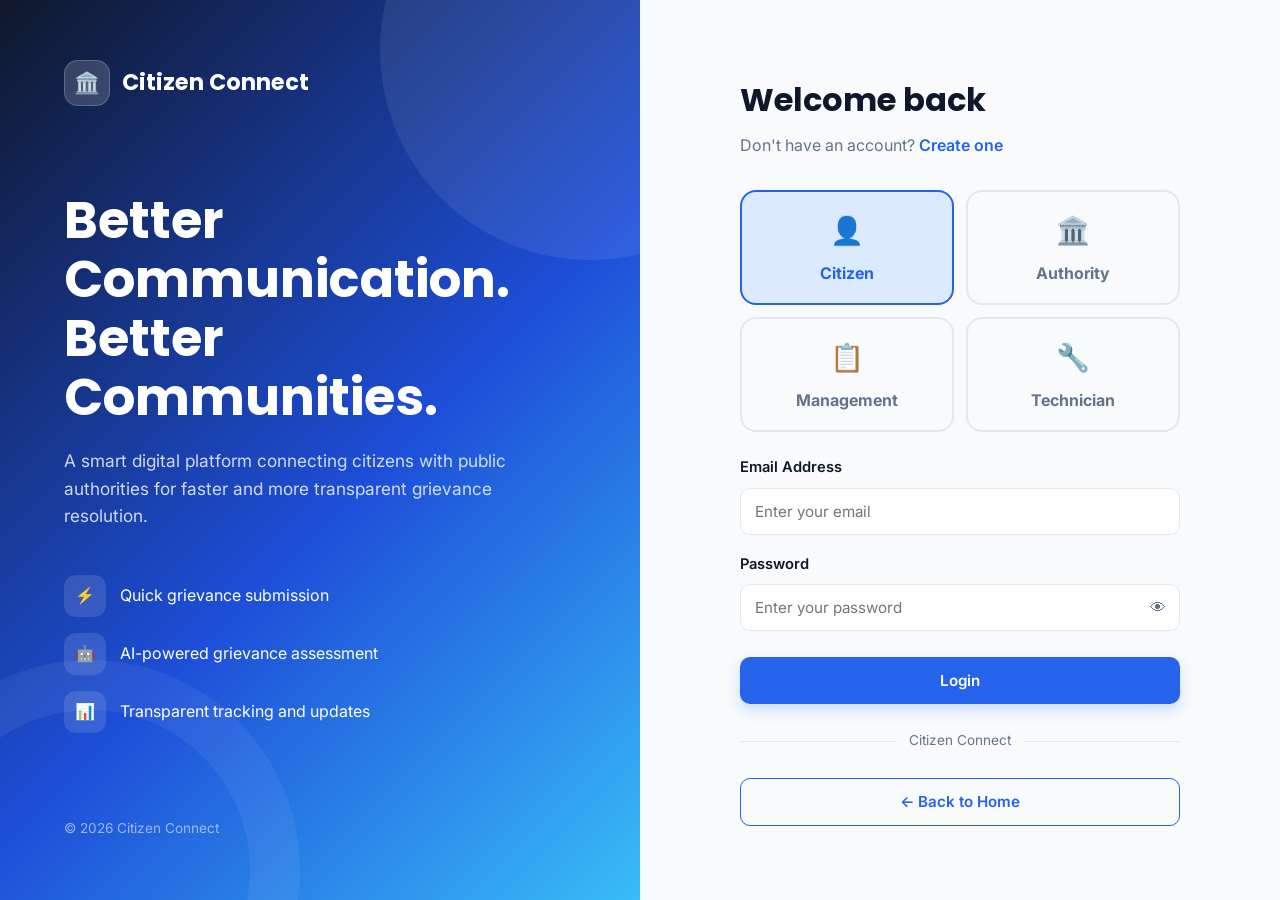
<file: Citizen-Connect/frontend/technician.html>
<!DOCTYPE html>
<html lang="en">

<head>

    <meta charset="UTF-8">

    <meta
        name="viewport"
        content="width=device-width, initial-scale=1.0"
    >

    <title>Technician Dashboard | Citizen Connect</title>

    <link
        rel="stylesheet"
        href="css/style.css"
    >

</head>


<body>


<!-- ==========================================
     NAVBAR
========================================== -->

<nav class="navbar">

    <a
        href="technician.html"
        class="logo"
    >

        <div class="logo-icon">
            🔧
        </div>

        <span>
            Citizen Connect
        </span>

    </a>


    <div class="nav-links">

        <a
            href="technician.html"
            class="active"
        >

            My Dashboard

        </a>

    </div>


    <div class="nav-actions">

        <span
            id="userName"
            style="
                font-weight: 600;
                color: var(--text-secondary);
            "
        >

            Loading...

        </span>


        <button
            id="logoutButton"
            class="btn btn-outline"
        >

            Logout

        </button>

    </div>

</nav>



<!-- ==========================================
     HERO
========================================== -->

<section
    style="
        padding: 55px 0;
        background: linear-gradient(
            135deg,
            #eff6ff,
            #f8fafc,
            #ecfdf5
        );
    "
>

    <div class="container">


        <span class="badge badge-progress">

            🔧 TECHNICIAN PORTAL

        </span>


        <h1
            style="
                font-family: 'Poppins', sans-serif;
                margin-top: 18px;
                font-size: clamp(2rem, 5vw, 3.3rem);
            "
        >

            My Assigned Grievances

        </h1>


        <p
            style="
                color: var(--text-secondary);
                margin-top: 12px;
                max-width: 700px;
            "
        >

            View assigned grievances, update work progress,
            and provide resolution details.

        </p>


    </div>

</section>



<!-- ==========================================
     MAIN CONTENT
========================================== -->

<section style="padding: 50px 0;">

    <div class="container">


        <!-- MESSAGE -->

        <div
            id="technicianMessage"
            style="
                display: none;
                padding: 15px;
                border-radius: 10px;
                margin-bottom: 25px;
            "
        ></div>



        <!-- ======================================
             STATISTICS
        ======================================= -->

        <div
            class="grid grid-4"
            style="margin-bottom: 35px;"
        >


            <!-- TOTAL -->

            <div
                class="card"
                style="padding: 25px;"
            >

                <p style="color: var(--text-secondary);">

                    Total Assigned

                </p>


                <h2
                    id="totalAssignedCount"
                    style="
                        margin-top: 10px;
                        font-size: 2rem;
                    "
                >

                    0

                </h2>

            </div>



            <!-- ASSIGNED -->

            <div
                class="card"
                style="padding: 25px;"
            >

                <p style="color: var(--text-secondary);">

                    Assigned

                </p>


                <h2
                    id="assignedCount"
                    style="
                        margin-top: 10px;
                        font-size: 2rem;
                    "
                >

                    0

                </h2>

            </div>



            <!-- IN PROGRESS -->

            <div
                class="card"
                style="padding: 25px;"
            >

                <p style="color: var(--text-secondary);">

                    In Progress

                </p>


                <h2
                    id="inProgressCount"
                    style="
                        margin-top: 10px;
                        font-size: 2rem;
                    "
                >

                    0

                </h2>

            </div>



            <!-- RESOLVED -->

            <div
                class="card"
                style="padding: 25px;"
            >

                <p style="color: var(--text-secondary);">

                    Resolved

                </p>


                <h2
                    id="resolvedCount"
                    style="
                        margin-top: 10px;
                        font-size: 2rem;
                    "
                >

                    0

                </h2>

            </div>


        </div>



        <!-- ======================================
             SEARCH
        ======================================= -->

        <div
            class="card"
            style="
                padding: 25px;
                margin-bottom: 30px;
            "
        >

            <div
                style="
                    display: flex;
                    justify-content: space-between;
                    align-items: center;
                    gap: 20px;
                    flex-wrap: wrap;
                "
            >


                <div>

                    <h2
                        style="
                            font-family: 'Poppins', sans-serif;
                        "
                    >

                        🔍 My Work Queue

                    </h2>


                    <p
                        style="
                            color: var(--text-secondary);
                            margin-top: 5px;
                        "
                    >

                        Manage your assigned grievances.

                    </p>

                </div>


                <button
                    id="refreshButton"
                    class="btn btn-outline"
                >

                    🔄 Refresh

                </button>


            </div>


            <div
                class="grid grid-3"
                style="margin-top: 25px;"
            >


                <!-- SEARCH -->

                <div>

                    <label for="searchInput">

                        Search

                    </label>


                    <input
                        type="text"
                        id="searchInput"
                        class="form-control"
                        placeholder="Search ID, subject..."
                    >

                </div>



                <!-- STATUS -->

                <div>

                    <label for="statusFilter">

                        Status

                    </label>


                    <select
                        id="statusFilter"
                        class="form-control"
                    >

                        <option value="">

                            All Statuses

                        </option>

                        <option value="Assigned">

                            Assigned

                        </option>

                        <option value="In Progress">

                            In Progress

                        </option>

                        <option value="Resolved">

                            Resolved

                        </option>

                    </select>

                </div>



                <!-- CLEAR -->

                <div
                    style="
                        display: flex;
                        align-items: end;
                    "
                >

                    <button
                        id="clearFiltersButton"
                        class="btn btn-outline"
                        style="width: 100%;"
                    >

                        ✖ Clear Filters

                    </button>

                </div>


            </div>

        </div>



        <!-- ======================================
             LOADING
        ======================================= -->

        <div
            id="loadingJobs"
            class="card"
            style="
                padding: 40px;
                text-align: center;
                color: var(--text-secondary);
            "
        >

            ⏳ Loading assigned grievances...

        </div>



        <!-- ======================================
             GRIEVANCE TABLE
        ======================================= -->

        <div
            id="jobsContainer"
            class="card"
            style="
                overflow-x: auto;
                display: none;
            "
        >

            <table
                style="
                    width: 100%;
                    border-collapse: collapse;
                "
            >

                <thead>

                    <tr
                        style="
                            background: #f8fafc;
                            border-bottom: 1px solid #e2e8f0;
                        "
                    >

                        <th style="padding: 18px; text-align: left;">

                            ID

                        </th>


                        <th style="padding: 18px; text-align: left;">

                            Subject

                        </th>


                        <th style="padding: 18px; text-align: left;">

                            Location

                        </th>


                        <th style="padding: 18px; text-align: left;">

                            Priority

                        </th>


                        <th style="padding: 18px; text-align: left;">

                            Status

                        </th>


                        <th style="padding: 18px; text-align: left;">

                            Action

                        </th>

                    </tr>

                </thead>


                <tbody
                    id="jobsTableBody"
                >

                </tbody>

            </table>

        </div>


    </div>

</section>



<!-- ==========================================
     UPDATE MODAL
========================================== -->

<div
    id="updateModal"
    style="
        display: none;
        position: fixed;
        inset: 0;
        background: rgba(15, 23, 42, 0.6);
        z-index: 1000;
        padding: 20px;
        overflow-y: auto;
    "
>

    <div
        class="card"
        style="
            max-width: 650px;
            margin: 50px auto;
            padding: 30px;
            background: white;
        "
    >


        <div
            style="
                display: flex;
                justify-content: space-between;
                align-items: center;
                margin-bottom: 25px;
            "
        >

            <h2
                style="
                    font-family: 'Poppins', sans-serif;
                "
            >

                🔧 Update Grievance

            </h2>


            <button
                id="closeModalButton"
                class="btn btn-outline"
            >

                ✖

            </button>

        </div>



        <div
            id="selectedGrievanceInfo"
            style="
                padding: 15px;
                background: #f8fafc;
                border-radius: 10px;
                margin-bottom: 25px;
            "
        >

        </div>



        <!-- STATUS -->

        <div
            class="form-group"
            style="margin-bottom: 20px;"
        >

            <label for="updateStatus">

                Update Status

            </label>


            <select
                id="updateStatus"
                class="form-control"
            >

                <option value="In Progress">

                    In Progress

                </option>

                <option value="Resolved">

                    Resolved

                </option>

            </select>

        </div>



        <!-- DIAGNOSIS -->

        <div
            class="form-group"
            style="margin-bottom: 20px;"
        >

            <label for="diagnosisInput">

                Diagnosis / Work Details

            </label>


            <textarea
                id="diagnosisInput"
                class="form-control"
                rows="4"
                placeholder="Describe the issue and work performed..."
            ></textarea>

        </div>



        <!-- RESOLUTION -->

        <div
            class="form-group"
            style="margin-bottom: 25px;"
        >

            <label for="resolutionInput">

                Resolution Note

            </label>


            <textarea
                id="resolutionInput"
                class="form-control"
                rows="4"
                placeholder="Describe how the grievance was resolved..."
            ></textarea>

        </div>



        <button
            id="submitUpdateButton"
            class="btn btn-primary"
            style="width: 100%;"
        >

            💾 Save Update

        </button>


    </div>

</div>



<!-- ==========================================
     FOOTER
========================================== -->

<footer class="footer">

    <div class="footer-bottom">

        © 2026 Citizen Connect — Technician Portal

    </div>

</footer>



<!-- ==========================================
     JAVASCRIPT
========================================== -->

<script src="js/config.js"></script>
<script src="js/technician.js"></script>


</body>

</html>
</file>
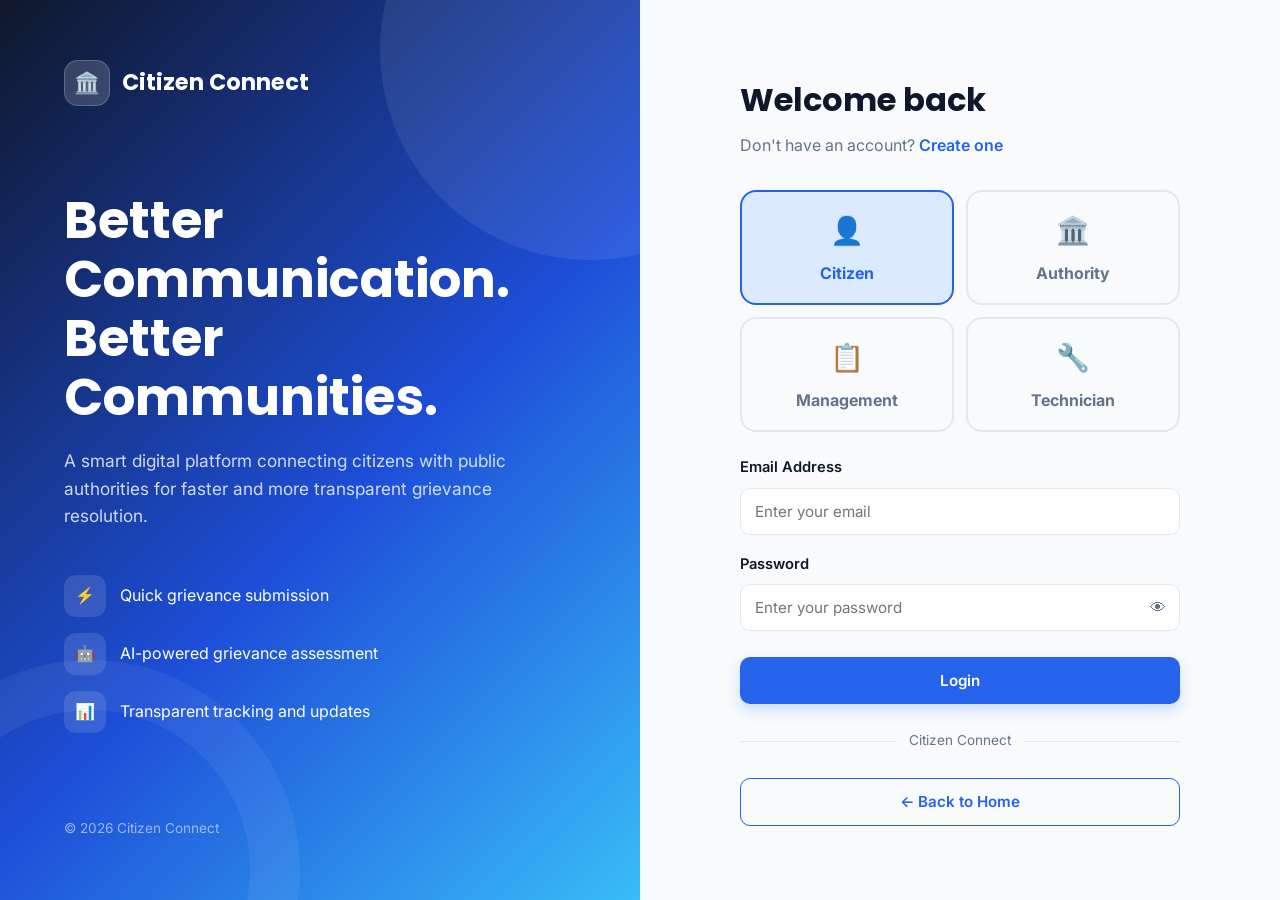
<file: Citizen-Connect/frontend/track.html>
<!DOCTYPE html>
<html lang="en">

<head>

    <meta charset="UTF-8">

    <meta name="viewport" content="width=device-width, initial-scale=1.0">

    <title>Track Grievance | Citizen Connect</title>

    <link rel="stylesheet" href="css/style.css">

</head>


<body>


    <!-- ================================
         NAVBAR
    ================================= -->

    <nav class="navbar">

        <a href="index.html" class="logo">

            <div class="logo-icon">🏛️</div>

            <span>Citizen Connect</span>

        </a>


        <div class="nav-links">

            <a href="index.html">
                Home
            </a>

            <a href="submit.html">
                Submit Grievance
            </a>

            <a href="track.html" class="active">
                Track Status
            </a>

        </div>


        <div class="nav-actions">

            <span
                id="userName"
                style="
                    font-weight: 600;
                    color: var(--text-secondary);
                "
            >
                Loading...
            </span>


            <button
                id="logoutButton"
                class="btn btn-outline"
            >
                Logout
            </button>

        </div>

    </nav>



    <!-- ================================
         PAGE HEADER
    ================================= -->

    <section
        style="
            padding: 65px 0;
            background:
                linear-gradient(
                    135deg,
                    #eff6ff,
                    #f8fafc,
                    #e0f2fe
                );
        "
    >

        <div class="container">

            <div
                style="
                    max-width: 750px;
                    text-align: center;
                    margin: auto;
                "
            >

                <span class="badge badge-progress">
                    🔍 GRIEVANCE TRACKING
                </span>


                <h1
                    style="
                        font-family: 'Poppins', sans-serif;
                        font-size: clamp(2.2rem, 5vw, 3.8rem);
                        margin: 18px 0;
                    "
                >
                    Track Your Grievance
                </h1>


                <p
                    style="
                        color: var(--text-secondary);
                        font-size: 1.08rem;
                    "
                >
                    Enter your grievance ID to check its current
                    status and view the latest information.

                </p>

            </div>

        </div>

    </section>



    <!-- ================================
         TRACKING SECTION
    ================================= -->

    <section
        style="
            padding: 70px 0;
        "
    >

        <div class="container">


            <!-- SEARCH CARD -->

            <div
                class="card"
                style="
                    max-width: 750px;
                    margin: auto;
                    padding: 35px;
                "
            >


                <div
                    style="
                        text-align: center;
                        margin-bottom: 28px;
                    "
                >

                    <div
                        style="
                            font-size: 3rem;
                            margin-bottom: 10px;
                        "
                    >
                        🔎
                    </div>


                    <h2
                        style="
                            font-family: 'Poppins', sans-serif;
                        "
                    >
                        Find Your Grievance
                    </h2>


                    <p
                        style="
                            color: var(--text-secondary);
                            margin-top: 8px;
                        "
                    >
                        Enter the grievance ID you received after submission.

                    </p>

                </div>



                <!-- MESSAGE -->

                <div
                    id="trackMessage"
                    style="
                        display: none;
                        padding: 15px;
                        margin-bottom: 20px;
                        border-radius: 10px;
                    "
                ></div>



                <!-- TRACK FORM -->

                <form id="trackForm">


                    <div class="form-group">

                        <label for="grievanceId">
                            Grievance ID
                        </label>


                        <input
                            type="number"
                            id="grievanceId"
                            class="form-control"
                            placeholder="Example: 1"
                            required
                            min="1"
                        >

                    </div>



                    <button
                        type="submit"
                        id="trackButton"
                        class="btn btn-primary"
                        style="
                            width: 100%;
                            padding: 15px;
                            font-size: 1rem;
                        "
                    >

                        🔍 Track Grievance

                    </button>


                </form>


            </div>



            <!-- ================================
                 RESULT SECTION
            ================================= -->

            <div
                id="resultSection"
                style="
                    display: none;
                    max-width: 1000px;
                    margin: 45px auto 0;
                "
            >


                <!-- STATUS CARD -->

                <div
                    class="card"
                    style="
                        padding: 35px;
                        margin-bottom: 25px;
                    "
                >


                    <div
                        style="
                            display: flex;
                            justify-content: space-between;
                            align-items: flex-start;
                            gap: 20px;
                            flex-wrap: wrap;
                            margin-bottom: 30px;
                        "
                    >


                        <div>

                            <span
                                style="
                                    color: var(--text-secondary);
                                    font-size: 0.9rem;
                                "
                            >
                                GRIEVANCE ID
                            </span>


                            <h2
                                id="resultId"
                                style="
                                    font-family: 'Poppins', sans-serif;
                                    margin-top: 5px;
                                "
                            >
                                #
                            </h2>

                        </div>



                        <div
                            id="statusBadge"
                            class="badge badge-progress"
                            style="
                                font-size: 0.9rem;
                                padding: 10px 16px;
                            "
                        >
                            Pending
                        </div>


                    </div>



                    <h2
                        id="resultSubject"
                        style="
                            font-family: 'Poppins', sans-serif;
                            margin-bottom: 12px;
                        "
                    >
                        Grievance Subject
                    </h2>


                    <p
                        id="resultDescription"
                        style="
                            color: var(--text-secondary);
                            line-height: 1.7;
                        "
                    >
                        Description will appear here.
                    </p>


                </div>



                <!-- DETAILS GRID -->

                <div class="grid grid-2">


                    <!-- LOCATION -->

                    <div class="card" style="padding: 25px;">

                        <span
                            style="
                                color: var(--text-secondary);
                                font-size: 0.85rem;
                            "
                        >
                            📍 LOCATION
                        </span>


                        <h3
                            id="resultLocation"
                            style="
                                margin-top: 10px;
                            "
                        >
                            -
                        </h3>

                    </div>



                    <!-- CATEGORY -->

                    <div class="card" style="padding: 25px;">

                        <span
                            style="
                                color: var(--text-secondary);
                                font-size: 0.85rem;
                            "
                        >
                            📂 CATEGORY
                        </span>


                        <h3
                            id="resultCategory"
                            style="
                                margin-top: 10px;
                            "
                        >
                            -
                        </h3>

                    </div>



                    <!-- DEPARTMENT -->

                    <div class="card" style="padding: 25px;">

                        <span
                            style="
                                color: var(--text-secondary);
                                font-size: 0.85rem;
                            "
                        >
                            🏢 DEPARTMENT
                        </span>


                        <h3
                            id="resultDepartment"
                            style="
                                margin-top: 10px;
                            "
                        >
                            -
                        </h3>

                    </div>



                    <!-- PRIORITY -->

                    <div class="card" style="padding: 25px;">

                        <span
                            style="
                                color: var(--text-secondary);
                                font-size: 0.85rem;
                            "
                        >
                            ⚡ PRIORITY
                        </span>


                        <h3
                            id="resultPriority"
                            style="
                                margin-top: 10px;
                            "
                        >
                            -
                        </h3>

                    </div>


                </div>



                <!-- AI ASSESSMENT -->

                <div
                    class="card"
                    style="
                        padding: 30px;
                        margin-top: 25px;
                        background: #eff6ff;
                        border: 1px solid #bfdbfe;
                    "
                >

                    <h3
                        style="
                            margin-bottom: 15px;
                        "
                    >
                        🤖 AI Assessment
                    </h3>


                    <p
                        id="resultAiAssessment"
                        style="
                            color: var(--text-secondary);
                            line-height: 1.7;
                        "
                    >
                        AI assessment information will appear here.

                    </p>


                </div>



                <!-- STATUS INFORMATION -->

                <div
                    class="card"
                    style="
                        padding: 30px;
                        margin-top: 25px;
                    "
                >

                    <h3
                        style="
                            margin-bottom: 20px;
                        "
                    >
                        📋 Current Status
                    </h3>


                    <div
                        id="statusInformation"
                        style="
                            color: var(--text-secondary);
                            line-height: 1.7;
                        "
                    >

                        Your grievance is currently being processed.

                    </div>


                </div>


            </div>



            <!-- ================================
                 HELP SECTION
            ================================= -->

            <div
                style="
                    max-width: 750px;
                    margin: 55px auto 0;
                    text-align: center;
                "
            >

                <h2
                    style="
                        font-family: 'Poppins', sans-serif;
                    "
                >
                    Don't Have Your Grievance ID?
                </h2>


                <p
                    style="
                        color: var(--text-secondary);
                        margin: 12px 0 20px;
                    "
                >
                    Your grievance ID is provided after a successful
                    grievance submission.

                </p>


                <a
                    href="submit.html"
                    class="btn btn-outline"
                >
                    📝 Submit a New Grievance
                </a>


            </div>


        </div>

    </section>



    <!-- ================================
         FOOTER
    ================================= -->

    <footer class="footer">

        <div class="footer-content">

            <div>

                <h3>
                    🏛️ Citizen Connect
                </h3>

                <p>
                    Connecting citizens and authorities
                    for better public services.
                </p>

            </div>


            <div>

                <h3>
                    Quick Links
                </h3>

                <p>
                    Home · Submit · Track
                </p>

            </div>

        </div>


        <div class="footer-bottom">

            © 2026 Citizen Connect.
            All rights reserved.

        </div>

    </footer>



    <!-- JAVASCRIPT -->

    <script src="js/config.js"></script>
    <script src="js/track.js"></script>


</body>

</html>
</file>
<file: Citizen-Connect/frontend/css/style.css>
/* =========================================
   CITIZEN CONNECT - MAIN DESIGN SYSTEM
   ========================================= */


/* ---------- GOOGLE FONT ---------- */

@import url('https://fonts.googleapis.com/css2?family=Inter:wght@400;500;600;700;800&family=Poppins:wght@500;600;700;800&display=swap');


/* ---------- ROOT VARIABLES ---------- */

:root {
    --primary: #2563eb;
    --primary-dark: #1d4ed8;
    --primary-light: #dbeafe;

    --secondary: #0f172a;
    --accent: #38bdf8;

    --success: #16a34a;
    --warning: #f59e0b;
    --danger: #dc2626;

    --background: #f8fafc;
    --surface: #ffffff;

    --text-primary: #0f172a;
    --text-secondary: #64748b;
    --border: #e2e8f0;

    --sidebar-width: 260px;

    --radius-sm: 10px;
    --radius-md: 16px;
    --radius-lg: 24px;

    --shadow-sm: 0 2px 8px rgba(15, 23, 42, 0.06);
    --shadow-md: 0 10px 30px rgba(15, 23, 42, 0.10);
    --shadow-lg: 0 20px 50px rgba(15, 23, 42, 0.14);

    --transition: 0.25s ease;
}


/* ---------- RESET ---------- */

* {
    margin: 0;
    padding: 0;
    box-sizing: border-box;
}


html {
    scroll-behavior: smooth;
}


body {
    font-family: "Inter", sans-serif;
    background: var(--background);
    color: var(--text-primary);
    min-height: 100vh;
    line-height: 1.6;
}


/* =========================================
   NAVBAR
   ========================================= */

.navbar {
    height: 76px;
    background: rgba(255, 255, 255, 0.96);
    border-bottom: 1px solid var(--border);

    display: flex;
    align-items: center;
    justify-content: space-between;

    padding: 0 7%;
    position: sticky;
    top: 0;
    z-index: 1000;

    backdrop-filter: blur(12px);
}


.logo {
    display: flex;
    align-items: center;
    gap: 12px;

    font-family: "Poppins", sans-serif;
    font-size: 1.35rem;
    font-weight: 700;
    color: var(--secondary);
    text-decoration: none;
}


.logo-icon {
    width: 42px;
    height: 42px;

    border-radius: 12px;

    background: linear-gradient(
        135deg,
        var(--primary),
        var(--accent)
    );

    display: grid;
    place-items: center;

    color: white;
    font-size: 1.25rem;

    box-shadow: 0 6px 15px rgba(37, 99, 235, 0.25);
}


.nav-links {
    display: flex;
    align-items: center;
    gap: 28px;
}


.nav-links a {
    text-decoration: none;
    color: var(--text-secondary);
    font-weight: 500;

    transition: var(--transition);
}


.nav-links a:hover,
.nav-links a.active {
    color: var(--primary);
}


.nav-actions {
    display: flex;
    align-items: center;
    gap: 12px;
}


/* =========================================
   BUTTONS
   ========================================= */

.btn {
    border: none;
    cursor: pointer;

    padding: 11px 20px;

    border-radius: var(--radius-sm);

    font-family: inherit;
    font-size: 0.95rem;
    font-weight: 600;

    text-decoration: none;

    display: inline-flex;
    align-items: center;
    justify-content: center;
    gap: 8px;

    transition: var(--transition);
}


.btn-primary {
    background: var(--primary);
    color: white;

    box-shadow: 0 6px 14px rgba(37, 99, 235, 0.20);
}


.btn-primary:hover {
    background: var(--primary-dark);
    transform: translateY(-2px);
}


.btn-outline {
    background: transparent;
    color: var(--primary);

    border: 1px solid var(--primary);
}


.btn-outline:hover {
    background: var(--primary-light);
}


.btn-danger {
    background: var(--danger);
    color: white;
}


/* =========================================
   CONTAINER
   ========================================= */

.container {
    width: min(1180px, 90%);
    margin: auto;
}


/* =========================================
   PAGE HEADER
   ========================================= */

.page-header {
    padding: 55px 0 35px;
}


.page-header h1 {
    font-family: "Poppins", sans-serif;
    font-size: clamp(2rem, 4vw, 3rem);
    line-height: 1.2;
    margin-bottom: 10px;
}


.page-header p {
    color: var(--text-secondary);
    font-size: 1.05rem;
}


/* =========================================
   CARDS
   ========================================= */

.card {
    background: var(--surface);
    border: 1px solid var(--border);

    border-radius: var(--radius-md);

    padding: 24px;

    box-shadow: var(--shadow-sm);
}


.card:hover {
    box-shadow: var(--shadow-md);
}


/* =========================================
   FORM ELEMENTS
   ========================================= */

.form-group {
    display: flex;
    flex-direction: column;
    gap: 8px;

    margin-bottom: 18px;
}


.form-group label {
    font-size: 0.92rem;
    font-weight: 600;
}


.form-control {
    width: 100%;

    padding: 13px 14px;

    border: 1px solid var(--border);
    border-radius: var(--radius-sm);

    outline: none;

    font-family: inherit;
    font-size: 0.95rem;

    background: white;

    transition: var(--transition);
}


.form-control:focus {
    border-color: var(--primary);

    box-shadow:
        0 0 0 4px
        rgba(37, 99, 235, 0.10);
}


textarea.form-control {
    min-height: 130px;
    resize: vertical;
}


/* =========================================
   GRID SYSTEM
   ========================================= */

.grid {
    display: grid;
    gap: 20px;
}


.grid-2 {
    grid-template-columns:
        repeat(2, 1fr);
}


.grid-3 {
    grid-template-columns:
        repeat(3, 1fr);
}


.grid-4 {
    grid-template-columns:
        repeat(4, 1fr);
}


/* =========================================
   STATUS BADGES
   ========================================= */

.badge {
    display: inline-flex;
    align-items: center;

    padding: 6px 11px;

    border-radius: 999px;

    font-size: 0.8rem;
    font-weight: 600;
}


.badge-pending {
    background: #fef3c7;
    color: #92400e;
}


.badge-progress {
    background: #dbeafe;
    color: #1d4ed8;
}


.badge-resolved {
    background: #dcfce7;
    color: #166534;
}


.badge-high {
    background: #fee2e2;
    color: #b91c1c;
}


.badge-medium {
    background: #fef3c7;
    color: #92400e;
}


.badge-low {
    background: #dcfce7;
    color: #166534;
}


/* =========================================
   MESSAGE BOX
   ========================================= */

.message {
    padding: 14px 16px;

    border-radius: var(--radius-sm);

    margin-bottom: 18px;

    font-weight: 500;
}


.message.success {
    background: #dcfce7;
    color: #166534;

    border: 1px solid #bbf7d0;
}


.message.error {
    background: #fee2e2;
    color: #b91c1c;

    border: 1px solid #fecaca;
}


/* =========================================
   FOOTER
   ========================================= */

.footer {
    margin-top: 70px;

    background: var(--secondary);
    color: #cbd5e1;

    padding: 50px 7%;
}


.footer-content {
    max-width: 1180px;
    margin: auto;

    display: flex;
    justify-content: space-between;
    gap: 30px;
}


.footer h3 {
    color: white;
    margin-bottom: 10px;
}


.footer p {
    max-width: 500px;
}


.footer-bottom {
    max-width: 1180px;
    margin: 30px auto 0;

    padding-top: 20px;

    border-top: 1px solid #334155;

    font-size: 0.9rem;
    color: #94a3b8;
}


/* =========================================
   RESPONSIVE DESIGN
   ========================================= */

@media (max-width: 900px) {

    .navbar {
        padding: 0 5%;
        min-height: 70px;
        height: auto;
        flex-wrap: wrap;
        row-gap: 0;
    }


    .nav-links {
        display: flex;
        order: 3;
        flex-basis: 100%;
        gap: 22px;
        overflow-x: auto;
        padding: 0 0 10px;
        white-space: nowrap;
    }

    .nav-actions span { display: none; }


    .grid-4 {
        grid-template-columns:
            repeat(2, 1fr);
    }


    .grid-3 {
        grid-template-columns:
            repeat(2, 1fr);
    }

}


@media (max-width: 650px) {

    .navbar {
        min-height: 68px;
    }


    .logo {
        font-size: 1.1rem;
    }


    .logo-icon {
        width: 38px;
        height: 38px;
    }

    .nav-links { gap: 18px; font-size: .9rem; }


    .nav-actions .btn-outline {
        display: none;
    }


    .grid-2,
    .grid-3,
    .grid-4 {
        grid-template-columns: 1fr;
    }


    .page-header {
        padding: 40px 0 25px;
    }


    .footer-content {
        flex-direction: column;
    }

}

/* Shared polish and keyboard accessibility */
:focus-visible {
    outline: 3px solid rgba(56, 189, 248, .8);
    outline-offset: 3px;
}

.card {
    border: 1px solid rgba(226, 232, 240, .85);
    box-shadow: 0 12px 32px rgba(15, 23, 42, .07);
    transition: transform .22s ease, box-shadow .22s ease;
}

.card:hover {
    transform: translateY(-3px);
    box-shadow: 0 18px 42px rgba(15, 23, 42, .11);
}

.department-chart-card {
    min-width: 0;
    padding: 18px;
    border: 1px solid var(--border);
    border-radius: var(--radius-md);
    background: linear-gradient(145deg, #fff, #f8fafc);
}

.department-chart-card h3 {
    margin-bottom: 14px;
    font-size: 1rem;
}

.department-chart-card canvas {
    width: 100% !important;
    max-height: 250px;
}

.department-insights {
    display: grid;
    grid-template-columns: repeat(auto-fit, minmax(210px, 1fr));
    gap: 12px;
    margin-top: 18px;
}

.department-insight {
    padding: 14px 16px;
    border: 1px solid #dbeafe;
    border-radius: var(--radius-sm);
    background: #eff6ff;
    color: #1e3a8a;
}

input, select, textarea {
    max-width: 100%;
}

@media (prefers-reduced-motion: reduce) {
    *, *::before, *::after {
        scroll-behavior: auto !important;
        transition-duration: .01ms !important;
        animation-duration: .01ms !important;
        animation-iteration-count: 1 !important;
    }
}
</file>
<file: Citizen-Connect/frontend/css/auth.css>
/* =========================================
   CITIZEN CONNECT - AUTHENTICATION PAGES
   ========================================= */

.auth-page {
    min-height: 100vh;
    display: grid;
    grid-template-columns: 1fr 1fr;
    background: #f8fafc;
}


/* =========================================
   LEFT SIDE - BRAND SECTION
   ========================================= */

.auth-brand {
    min-height: 100vh;
    padding: 60px 10%;
    position: relative;
    overflow: hidden;

    display: flex;
    flex-direction: column;
    justify-content: space-between;

    background:
        linear-gradient(
            135deg,
            #0f172a,
            #1d4ed8 55%,
            #38bdf8
        );

    color: white;
}


.auth-brand::before {
    content: "";

    position: absolute;

    width: 420px;
    height: 420px;

    border-radius: 50%;

    background: rgba(255, 255, 255, 0.08);

    top: -160px;
    right: -160px;
}


.auth-brand::after {
    content: "";

    position: absolute;

    width: 320px;
    height: 320px;

    border-radius: 50%;

    border: 50px solid rgba(255, 255, 255, 0.06);

    bottom: -180px;
    left: -120px;
}


.auth-brand > * {
    position: relative;
    z-index: 1;
}


.brand-logo {
    display: flex;
    align-items: center;
    gap: 12px;

    font-family: "Poppins", sans-serif;
    font-size: 1.4rem;
    font-weight: 700;
}


.brand-logo-icon {
    width: 46px;
    height: 46px;

    display: grid;
    place-items: center;

    border-radius: 14px;

    background: rgba(255, 255, 255, 0.16);

    border: 1px solid rgba(255, 255, 255, 0.20);

    font-size: 1.3rem;
}


.brand-content {
    max-width: 560px;
}


.brand-content h1 {
    font-family: "Poppins", sans-serif;
    font-size: clamp(2.5rem, 4vw, 4rem);

    line-height: 1.15;

    margin-bottom: 20px;
}


.brand-content p {
    color: rgba(255, 255, 255, 0.80);

    font-size: 1.08rem;

    max-width: 500px;
}


.brand-features {
    display: grid;
    gap: 16px;

    margin-top: 45px;
}


.brand-feature {
    display: flex;
    align-items: center;
    gap: 14px;
}


.feature-icon {
    width: 42px;
    height: 42px;

    flex-shrink: 0;

    display: grid;
    place-items: center;

    border-radius: 12px;

    background: rgba(255, 255, 255, 0.12);
}


.brand-footer {
    color: rgba(255, 255, 255, 0.55);

    font-size: 0.85rem;
}


/* =========================================
   RIGHT SIDE - FORM SECTION
   ========================================= */

.auth-form-section {
    min-height: 100vh;

    display: flex;
    align-items: center;
    justify-content: center;

    padding: 40px;
}


.auth-form-container {
    width: 100%;
    max-width: 440px;
}


.auth-header {
    margin-bottom: 32px;
}


.auth-header h2 {
    font-family: "Poppins", sans-serif;

    font-size: 2rem;

    margin-bottom: 8px;
}


.auth-header p {
    color: var(--text-secondary);
}


.auth-header a {
    color: var(--primary);

    text-decoration: none;

    font-weight: 600;
}


/* =========================================
   ROLE SELECTOR
   ========================================= */

.role-selector {
    display: grid;

    grid-template-columns: 1fr 1fr;

    gap: 12px;

    margin-bottom: 24px;
}

#registerForm .role-selector {
    grid-template-columns: 1fr;
}

.auth-note {
    margin: -10px 0 20px;
    padding: 12px 14px;
    border: 1px solid #bfdbfe;
    border-radius: var(--radius-sm);
    background: #eff6ff;
    color: #1e40af;
    font-size: .9rem;
}


.role-option {
    position: relative;
}


.role-option input {
    position: absolute;
    opacity: 0;
}


.role-option label {
    min-height: 115px;

    display: flex;
    flex-direction: column;

    align-items: center;
    justify-content: center;

    gap: 8px;

    border: 2px solid var(--border);

    border-radius: var(--radius-md);

    cursor: pointer;

    color: var(--text-secondary);

    transition: var(--transition);
}


.role-option label:hover {
    border-color: var(--primary);
    background: var(--primary-light);
}


.role-option input:checked + label {
    border-color: var(--primary);

    background: var(--primary-light);

    color: var(--primary);
}


.role-icon {
    font-size: 1.7rem;
}


.role-name {
    font-weight: 700;
}


/* =========================================
   AUTH FORM
   ========================================= */

.auth-form .form-group {
    margin-bottom: 18px;
}


.password-wrapper {
    position: relative;
}


.password-wrapper .form-control {
    padding-right: 50px;
}


.toggle-password {
    position: absolute;

    right: 14px;
    top: 50%;

    transform: translateY(-50%);

    border: none;
    background: transparent;

    cursor: pointer;

    color: var(--text-secondary);

    font-size: 1rem;
}


.auth-submit {
    width: 100%;

    margin-top: 8px;

    padding: 14px;
}


.auth-message {
    display: none;

    padding: 13px 15px;

    margin-bottom: 20px;

    border-radius: var(--radius-sm);

    font-size: 0.92rem;
}


.auth-message.show {
    display: block;
}


.auth-message.error {
    background: #fee2e2;
    color: #b91c1c;

    border: 1px solid #fecaca;
}


.auth-message.success {
    background: #dcfce7;
    color: #166534;

    border: 1px solid #bbf7d0;
}

.auth-success-link {
    margin: 14px 0 0;
    display: flex;
    width: fit-content;
}


/* =========================================
   DIVIDER
   ========================================= */

.auth-divider {
    display: flex;

    align-items: center;

    gap: 12px;

    margin: 26px 0;

    color: var(--text-secondary);

    font-size: 0.85rem;
}


.auth-divider::before,
.auth-divider::after {
    content: "";

    height: 1px;

    flex: 1;

    background: var(--border);
}


/* =========================================
   RESPONSIVE
   ========================================= */

@media (max-width: 900px) {

    .auth-page {
        grid-template-columns: 1fr;
    }


    .auth-brand {
        min-height: auto;

        padding: 35px 8%;
    }


    .brand-content {
        margin: 60px 0 30px;
    }


    .brand-content h1 {
        font-size: 2.5rem;
    }


    .brand-footer {
        display: none;
    }


    .auth-form-section {
        min-height: auto;

        padding: 50px 25px;
    }

}


@media (max-width: 480px) {

    .auth-brand {
        padding: 28px 7%;
    }


    .brand-content h1 {
        font-size: 2rem;
    }


    .brand-features {
        display: none;
    }


    .role-selector {
        gap: 8px;
    }


    .role-option label {
        min-height: 100px;
    }

}
</file>
